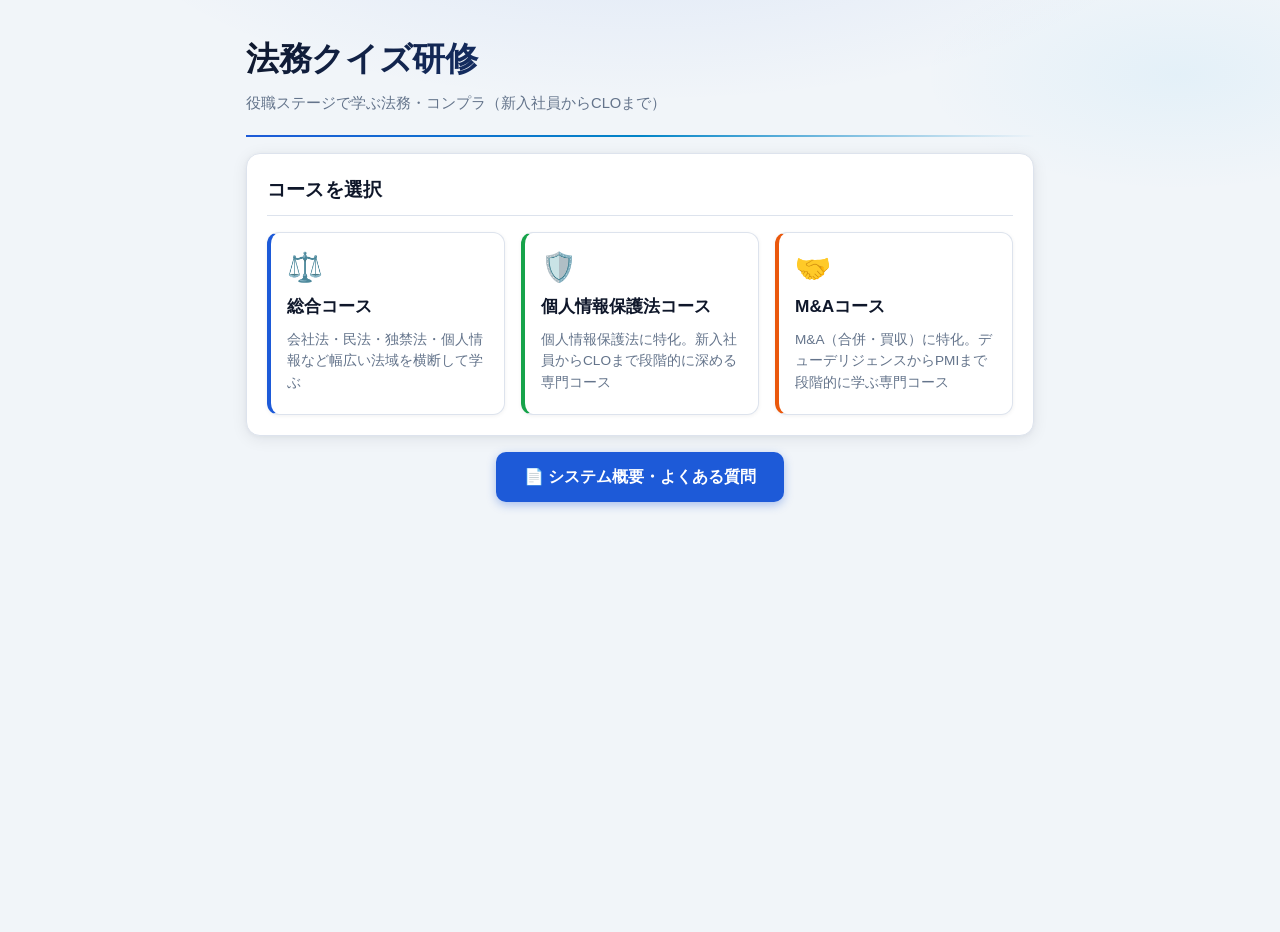
<file: index.html>
<!doctype html>
<html lang="ja">
  <head>
    <meta charset="UTF-8" />
    <meta name="viewport" content="width=device-width, initial-scale=1.0" />
    <title>法務クイズ研修</title>
    <link rel="stylesheet" href="style.css" />
  </head>
  <body>
    <main class="container">
      <h1>法務クイズ研修</h1>
      <p class="subtitle">役職ステージで学ぶ法務・コンプラ（新入社員からCLOまで）</p>

      <!-- コース選択 -->
      <section class="card" id="courseSelectSection">
        <h2>コースを選択</h2>
        <div id="courseGrid" class="course-grid"></div>
      </section>

      <!-- システム概要リンク -->
      <div style="text-align:center; margin-top:16px;">
        <a href="about.html" target="_blank" style="font-size:1rem; color:#fff; text-decoration:none; display:inline-flex; align-items:center; gap:8px; padding:12px 28px; border-radius:10px; background:var(--primary); font-weight:700; box-shadow:0 3px 10px rgba(29,90,216,0.35); transition:background 0.15s, box-shadow 0.15s, transform 0.1s;" onmouseover="this.style.background='var(--primary-hover)';this.style.boxShadow='0 5px 16px rgba(29,90,216,0.45)';this.style.transform='translateY(-1px)';" onmouseout="this.style.background='var(--primary)';this.style.boxShadow='0 3px 10px rgba(29,90,216,0.35)';this.style.transform='translateY(0)';">
          📄 システム概要・よくある質問
        </a>
      </div>

      <!-- 開始（コース選択後に表示） -->
      <section class="card hidden" id="startSection">
        <h2>研修の開始</h2>
        <button id="backToCourseBtn" class="btn-secondary btn-back">← コース選択に戻る</button>
        <label for="playerName">受講者名</label>
        <input id="playerName" type="text" placeholder="受講者名を入力" />
        <div class="start-buttons">
          <button id="startBtn">▶ 開始</button>
          <button id="showRankingBtn" class="btn-secondary">🏆 ランキング</button>
          <button id="reviewBtn" class="btn-review hidden">📖 復習 <span id="reviewCount" class="review-count">0</span>問</button>
        </div>
        <div class="start-buttons-sub">
          <button id="stageMapBtn" class="btn-secondary">📍 ステージマップ</button>
          <button id="statsBtn" class="btn-secondary">📊 正答率統計</button>
        </div>
      </section>

      <!-- ⑧ ステージマップ -->
      <section class="card hidden" id="stageMapSection">
        <h2>📍 ステージマップ</h2>
        <div id="stageMapGrid" class="stage-map-grid stage-timeline"></div>
        <button class="btn-secondary panel-close-btn" data-close-panel>← トップへ戻る</button>
      </section>

      <!-- ⑤ 正答率統計 -->
      <section class="card hidden" id="statsSection">
        <h2>📊 正答率統計（テーマ別）</h2>
        <div id="statsContent"></div>
        <button id="clearStatsBtn" class="btn-danger">統計をリセット</button>
        <button class="btn-secondary panel-close-btn" data-close-panel>← トップへ戻る</button>
      </section>


      <section class="card hidden" id="rankingSection">
        <h2>🏆 ランキング（Top 5）</h2>
        <div id="rankingList"></div>
        <button id="clearRankingBtn" class="btn-danger">クリア</button>
        <button class="btn-secondary panel-close-btn" data-close-panel>← トップへ戻る</button>
      </section>

      <!-- クイズ中レイアウト：左ステータス ＋ 右クイズ/結果 -->
      <div class="quiz-layout">
        <section class="card hidden" id="statusSection">
          <h2>ステータス</h2>
          <div id="characterAvatar" class="character-avatar-wrap">
            <div id="avatarIcon" class="avatar-icon">👤</div>
            <div id="avatarRoleName" class="avatar-role-name"></div>
          </div>
          <div class="status-grid">
            <div>名前: <span id="sName">-</span></div>
            <div>役職: <span id="sRole">-</span></div>
            <div>段階: <span id="sLv">1</span></div>
            <div>コンディション: <span id="sHp">100</span></div>
            <div>習熟pt: <span id="sExp">0</span></div>
            <div>進行: <span id="sProgress">0/5</span></div>
            <div>ステージ: <span id="sStage">-</span></div>
          </div>
          <div class="status-progress-wrap">
            <div id="statusProgressBar" class="status-progress-bar"></div>
          </div>
          <div class="achievement-wrap">
            <div class="achievement-title">実績</div>
            <div id="achievementList" class="achievement-list">未獲得</div>
          </div>
        </section>

        <div class="quiz-main">
          <!-- ストーリーイントロ -->
          <section class="card hidden" id="stageIntroSection">
            <div id="introChapter" class="intro-chapter"></div>
            <div id="introScene" class="intro-scene"></div>
            <hr class="intro-divider" />
            <p id="introNarrative" class="intro-narrative"></p>
            <div class="intro-skills-wrap">
              <div class="intro-skills-header">── 重点スキル・知識 ──</div>
              <ul id="introSkillsList" class="intro-skills-list"></ul>
            </div>
            <button id="introStartBtn" class="intro-start-btn">クイズを開始する</button>
          </section>

          <section class="card hidden" id="quizSection">
            <div class="quiz-header">
              <h2>クイズ</h2>
              <div id="questionBadge" class="question-badge hidden"></div>
            </div>
            <div class="timer-wrap">
              <div class="timer-bar-bg">
                <div id="timerBar" class="timer-bar"></div>
              </div>
              <span id="timerText" class="timer-text">30秒</span>
              <span id="comboDisplay" class="combo-badge hidden"></span>
            </div>
            <div id="fatalWarning" class="fatal-warning hidden">
              最終問題 — 不正解または時間切れの場合、このステージは終了し、セッションはここまでとなります。
            </div>
            <div id="bossBattle" class="boss-battle hidden">
              <div class="boss-battle-stage">
                <div id="bossAvatar" class="boss-avatar">
                  <span id="bossIcon" class="boss-icon">📜</span>
                </div>
                <div class="boss-info">
                  <div id="bossName" class="boss-name">最終問題</div>
                  <div class="boss-hp-bar-bg">
                    <div id="bossHpBar" class="boss-hp-bar"></div>
                  </div>
                  <div id="bossHpText" class="boss-hp-text">HP 100 / 100</div>
                </div>
              </div>
              <div id="battleEffect" class="battle-effect"></div>
              <div id="battleResultBadge" class="battle-result-badge hidden"></div>
            </div>
            <p id="questionText"></p>
            <div id="choices"></div>
          </section>

          <section class="card hidden" id="resultSection">
            <h2>結果</h2>
            <div id="scoreBanner" class="score-banner hidden">
              <div id="scoreBannerLabel" class="score-banner-label"></div>
              <div id="scoreBannerValue" class="score-banner-value"></div>
            </div>
            <div id="resultGradeBadge" class="result-grade-badge hidden"></div>
            <p id="resultText"></p>
            <div id="explanationBlock" class="explanation-block hidden"></div>
            <button id="nextBtn">次へ</button>
            <button id="restartBtn" class="hidden">最初から</button>
            <button id="sendBtn" class="btn-secondary hidden">📝 結果を送信</button>
            <button id="shareBtn" class="btn-share hidden">📋 結果をコピー</button>
          </section>
        </div>
      </div>
    </main>

    <!-- ステージクリア演出 -->
    <div id="stageClearOverlay" class="stage-clear-overlay hidden">
      <div class="stage-clear-box">
        <div class="stage-clear-title">ステージ修了</div>
        <div id="stageClearNum" class="stage-clear-num"></div>
        <div id="evolutionStage" class="evolution-stage hidden">
          <div class="evolution-track">
            <div class="evolution-slot evolution-from">
              <span id="evolutionFromIcon" class="evolution-slot-icon"></span>
              <div id="evolutionFromName" class="evolution-slot-name"></div>
            </div>
            <div class="evolution-arrow">▶</div>
            <div class="evolution-slot evolution-to">
              <span id="evolutionToIcon" class="evolution-slot-icon"></span>
              <div id="evolutionToName" class="evolution-slot-name"></div>
            </div>
          </div>
          <div class="evolution-label">役職昇格</div>
          <div class="evolution-flash"></div>
        </div>
        <div id="stageClearRole" class="stage-clear-role"></div>
        <div id="stageClearGrade" class="stage-clear-grade-badge"></div>
        <div id="stageClearStats" class="stage-clear-stats hidden"></div>
      </div>
    </div>

    <script src="app.js"></script>
  </body>
</html>
</file>
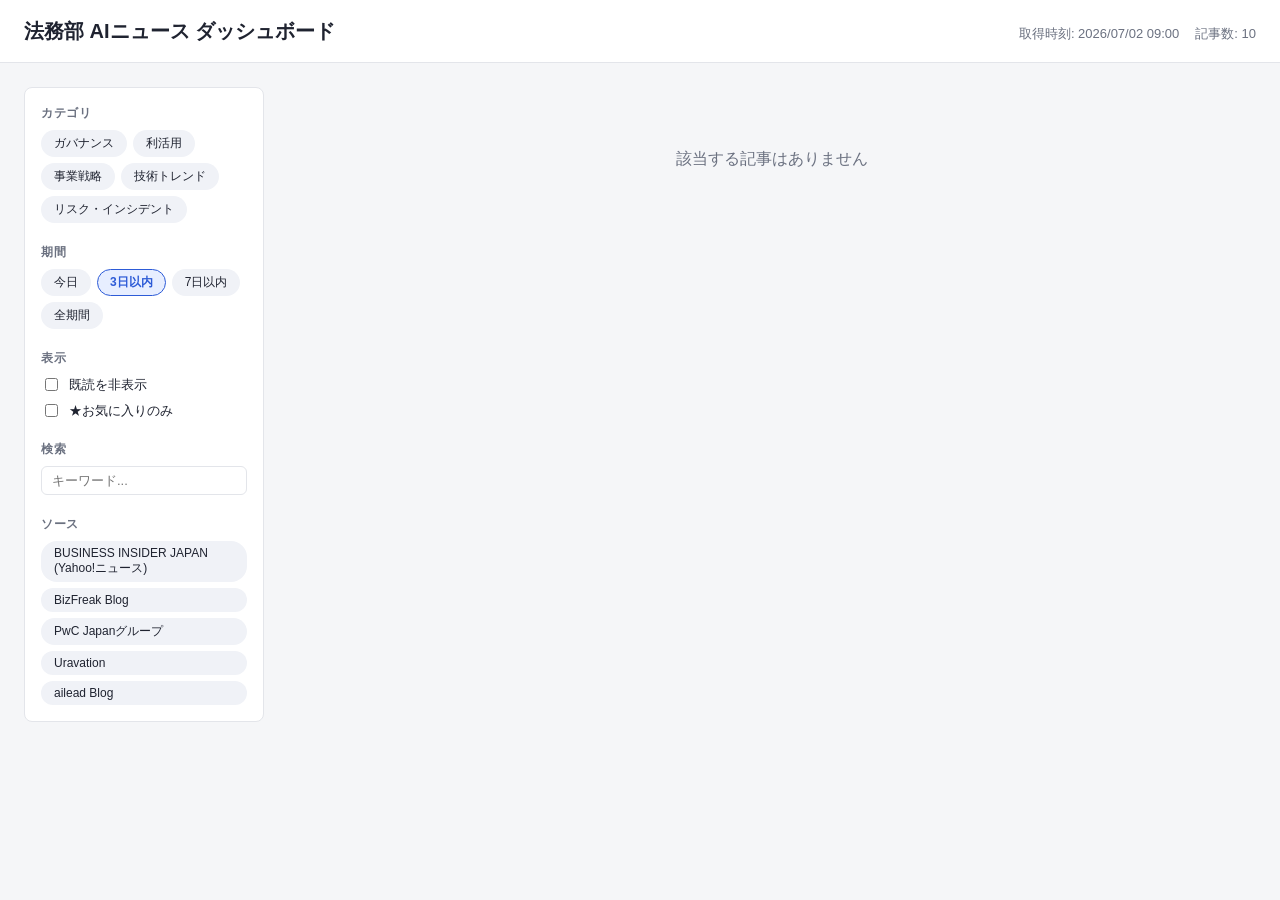
<file: ai-news/index.html>
<!DOCTYPE html>
<html lang="ja">
<head>
<meta charset="UTF-8" />
<meta name="viewport" content="width=device-width, initial-scale=1.0" />
<title>法務部 AIニュース ダッシュボード</title>
<link rel="stylesheet" href="style.css" />
</head>
<body>
<header class="header">
  <div class="header-inner">
    <h1>法務部 AIニュース ダッシュボード</h1>
    <div class="meta">
      <span id="generated-at">取得時刻: --</span>
      <span id="article-count">記事数: --</span>
    </div>
  </div>
</header>

<main class="container">
  <aside class="sidebar">
    <section class="filter-block">
      <h2>カテゴリ</h2>
      <div id="category-filters" class="chip-group"></div>
    </section>

    <section class="filter-block">
      <h2>期間</h2>
      <div id="date-filters" class="chip-group">
        <button class="chip" data-range="today">今日</button>
        <button class="chip active" data-range="3d">3日以内</button>
        <button class="chip" data-range="7d">7日以内</button>
        <button class="chip" data-range="all">全期間</button>
      </div>
    </section>

    <section class="filter-block">
      <h2>表示</h2>
      <label class="toggle">
        <input type="checkbox" id="hide-read" />
        既読を非表示
      </label>
      <label class="toggle">
        <input type="checkbox" id="only-starred" />
        ★お気に入りのみ
      </label>
    </section>

    <section class="filter-block">
      <h2>検索</h2>
      <input type="search" id="search-input" placeholder="キーワード..." />
    </section>

    <section class="filter-block">
      <h2>ソース</h2>
      <div id="source-filters" class="chip-group scroll"></div>
    </section>
  </aside>

  <section class="content">
    <div id="article-list"></div>
    <div id="empty-state" class="empty-state" hidden>該当する記事はありません</div>
  </section>
</main>

<script src="app.js"></script>
</body>
</html>
</file>
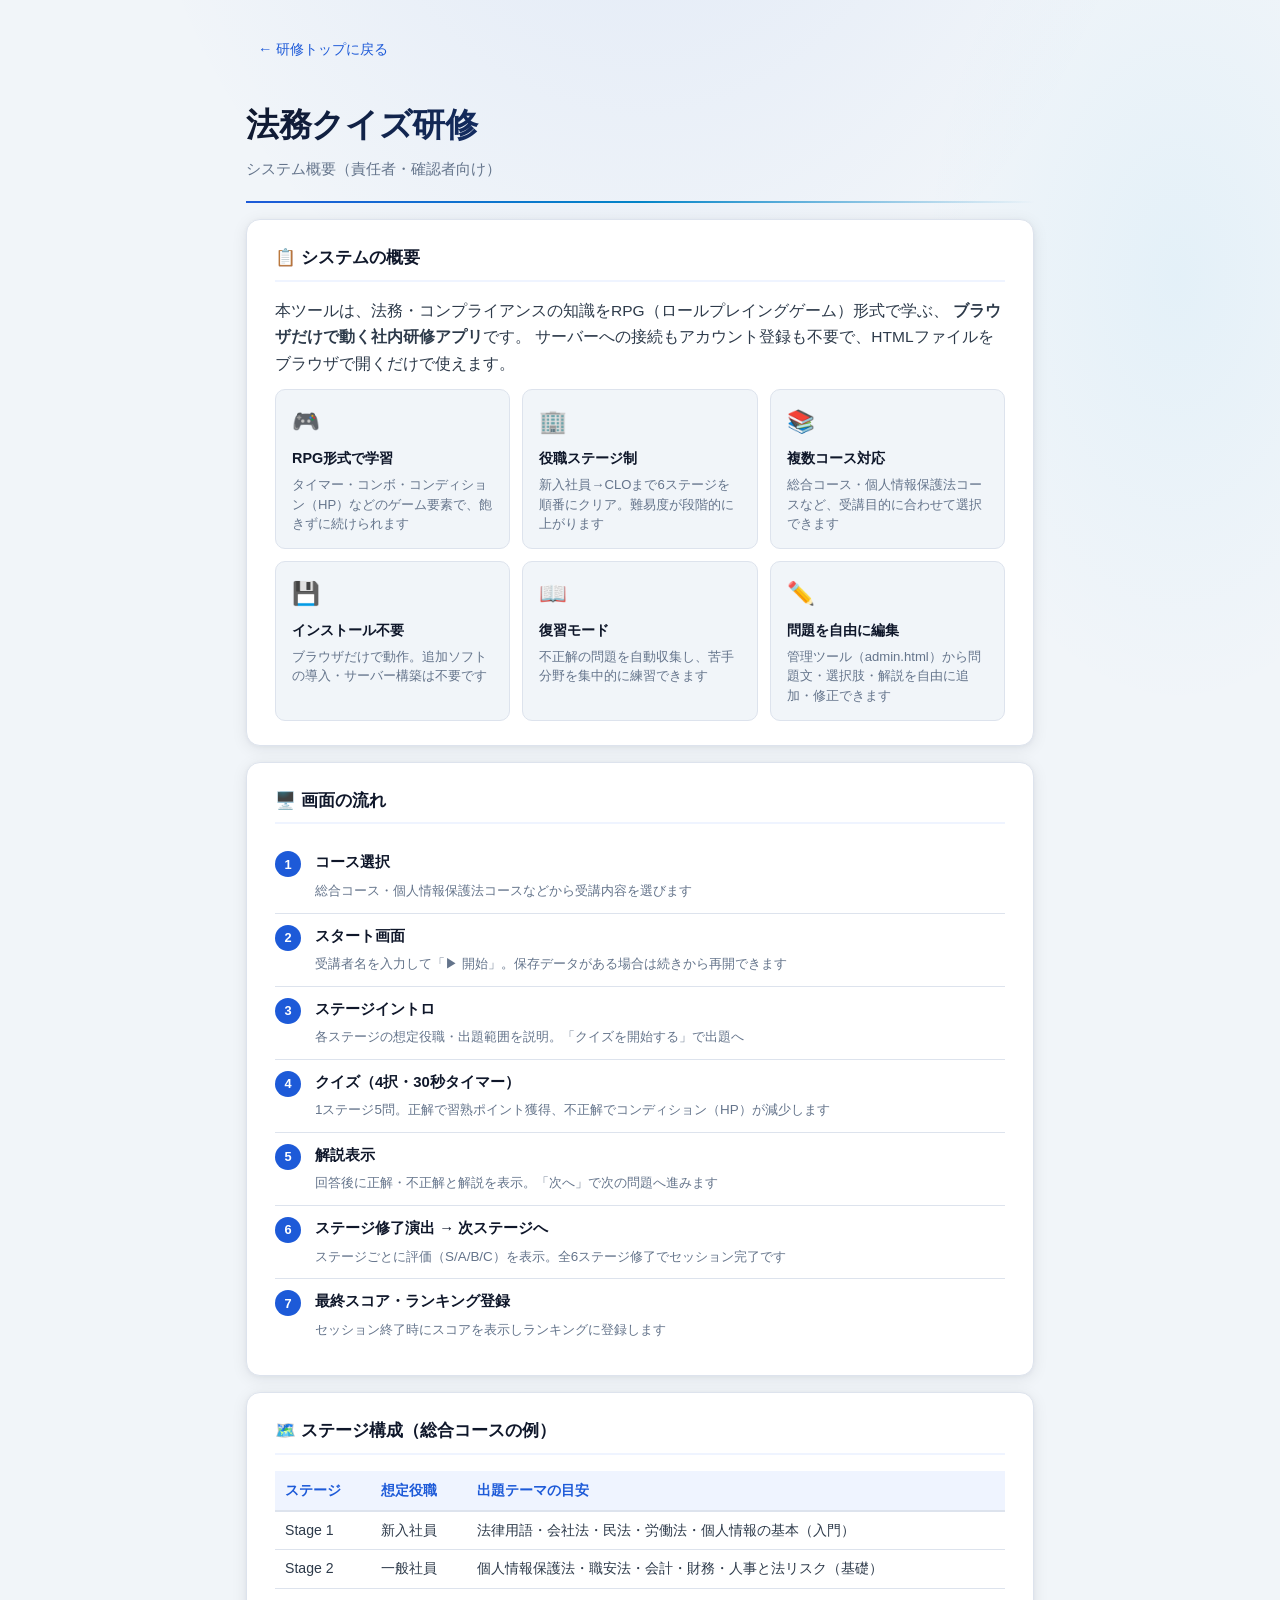
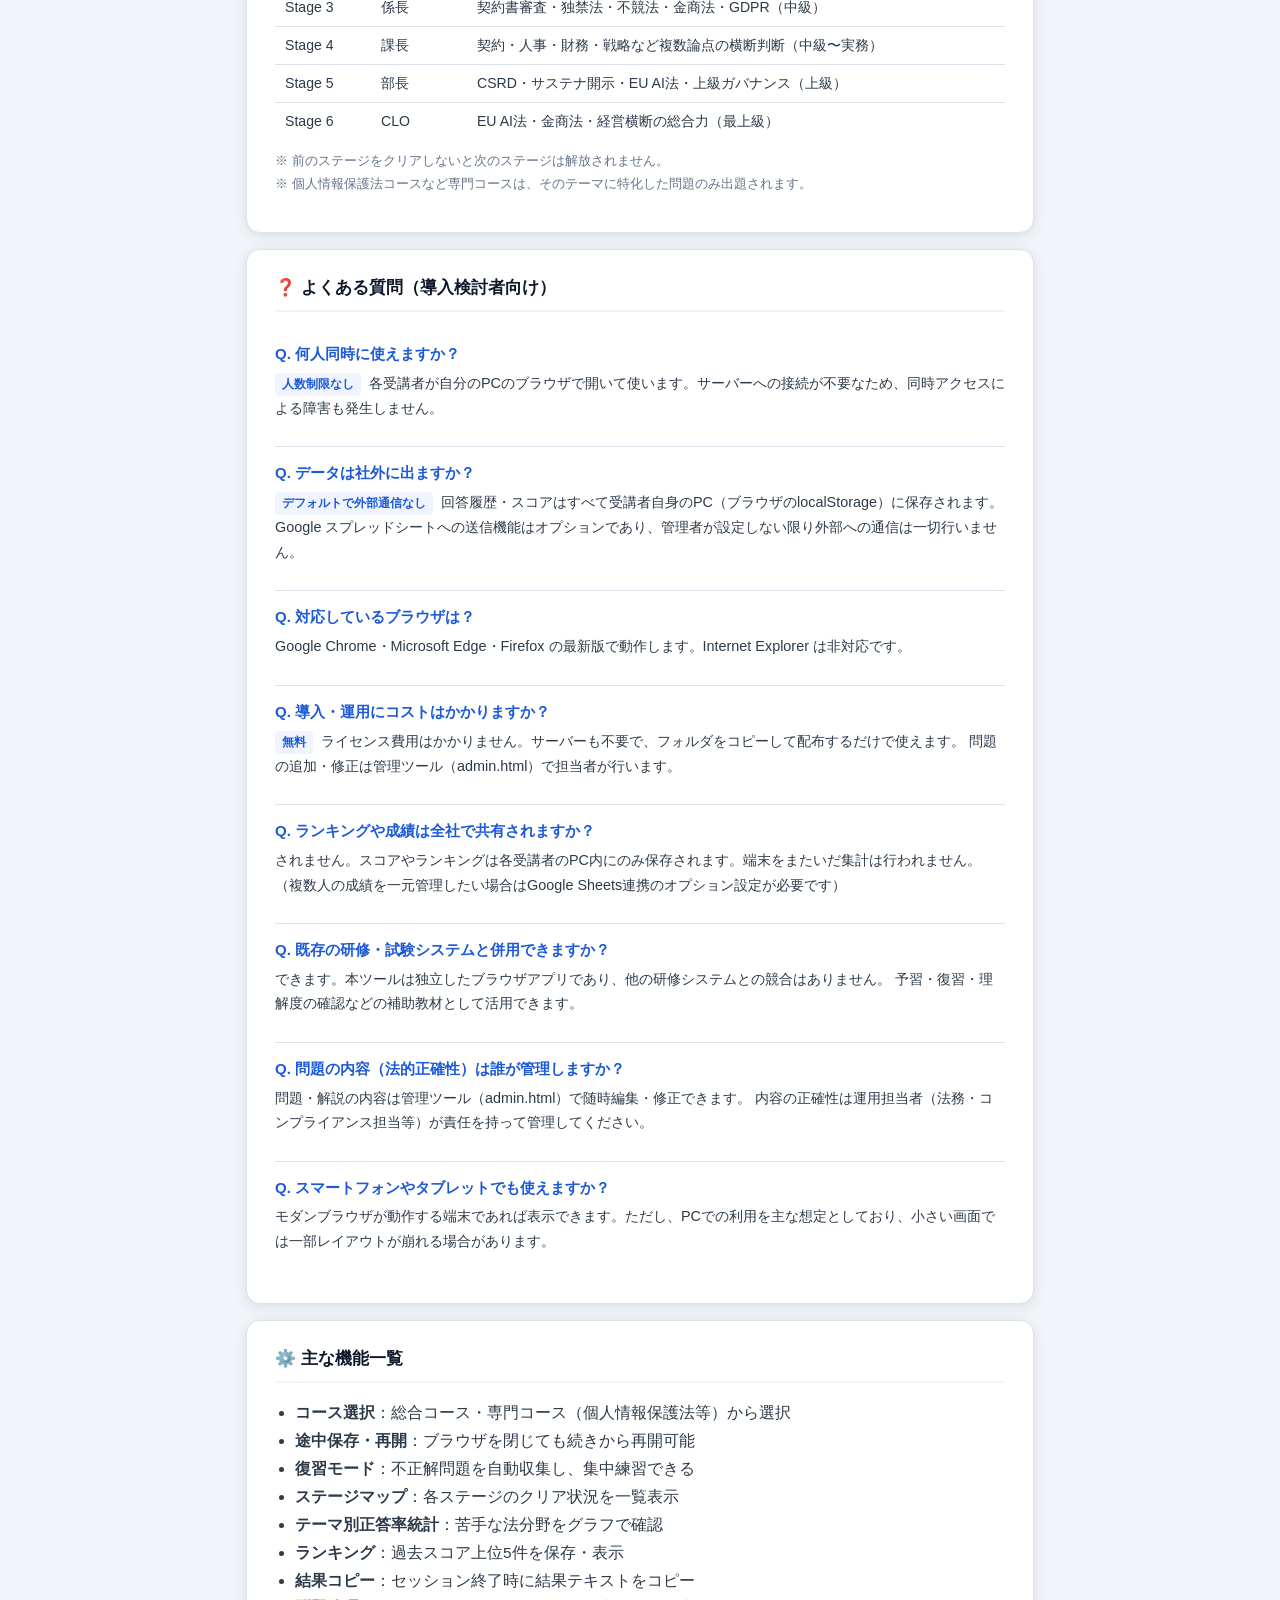
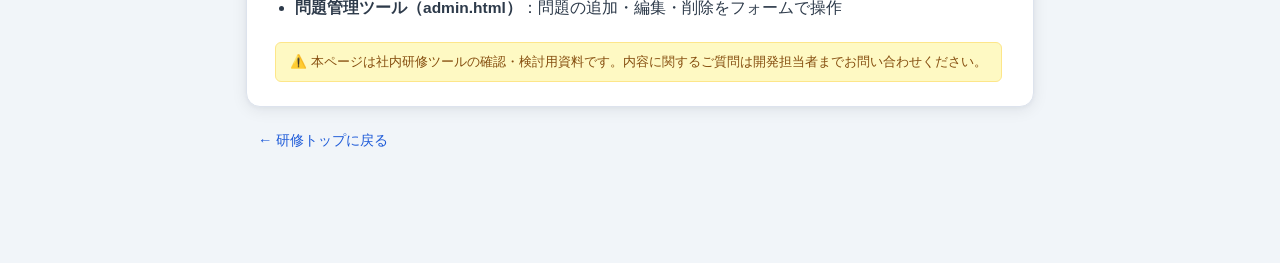
<file: about.html>
<!doctype html>
<html lang="ja">
  <head>
    <meta charset="UTF-8" />
    <meta name="viewport" content="width=device-width, initial-scale=1.0" />
    <title>システム概要 — 法務クイズ研修</title>
    <link rel="stylesheet" href="style.css" />
    <style>
      .about-container {
        max-width: 820px;
        margin: 32px auto;
        padding: 0 16px 64px;
      }
      .about-back-btn {
        display: inline-flex;
        align-items: center;
        gap: 6px;
        font-size: 0.9rem;
        color: var(--primary);
        text-decoration: none;
        margin-bottom: 8px;
        padding: 6px 12px;
        border-radius: var(--radius-sm);
        transition: background 0.15s;
      }
      .about-back-btn:hover {
        background: var(--primary-light);
      }
      .about-section {
        background: var(--bg-card);
        border: 1px solid var(--border);
        border-radius: var(--radius);
        padding: 24px 28px;
        margin-top: 16px;
        box-shadow: var(--shadow);
      }
      .about-section h2 {
        margin-top: 0;
        margin-bottom: 16px;
        font-size: 1.05rem;
        color: var(--text-strong);
        border-bottom: 2px solid var(--primary-light);
        padding-bottom: 8px;
      }
      .about-section h3 {
        font-size: 0.97rem;
        color: var(--primary);
        margin-top: 20px;
        margin-bottom: 6px;
      }
      .about-section p {
        margin: 4px 0 12px;
        color: var(--text-main);
        line-height: 1.7;
      }
      .about-section ul {
        margin: 6px 0 12px;
        padding-left: 20px;
        color: var(--text-main);
        line-height: 1.8;
      }
      .feature-grid {
        display: grid;
        grid-template-columns: repeat(auto-fill, minmax(220px, 1fr));
        gap: 12px;
        margin-top: 8px;
      }
      .feature-card {
        background: var(--bg);
        border: 1px solid var(--border);
        border-radius: var(--radius-sm);
        padding: 14px 16px;
      }
      .feature-card .feature-icon {
        font-size: 1.4rem;
        margin-bottom: 6px;
      }
      .feature-card .feature-title {
        font-weight: 700;
        font-size: 0.9rem;
        color: var(--text-strong);
        margin-bottom: 4px;
      }
      .feature-card .feature-desc {
        font-size: 0.82rem;
        color: var(--text-sub);
        line-height: 1.5;
      }
      .flow-list {
        list-style: none;
        padding: 0;
        margin: 0;
        counter-reset: flow-counter;
      }
      .flow-list li {
        display: flex;
        align-items: flex-start;
        gap: 14px;
        padding: 10px 0;
        border-bottom: 1px solid var(--border);
        counter-increment: flow-counter;
      }
      .flow-list li:last-child {
        border-bottom: none;
      }
      .flow-num {
        flex-shrink: 0;
        width: 26px;
        height: 26px;
        background: var(--primary);
        color: #fff;
        border-radius: 50%;
        display: flex;
        align-items: center;
        justify-content: center;
        font-size: 0.8rem;
        font-weight: 700;
        margin-top: 1px;
      }
      .flow-text strong {
        display: block;
        font-size: 0.93rem;
        color: var(--text-strong);
        margin-bottom: 2px;
      }
      .flow-text span {
        font-size: 0.84rem;
        color: var(--text-sub);
      }
      .qa-item {
        border-bottom: 1px solid var(--border);
        padding: 14px 0;
      }
      .qa-item:last-child {
        border-bottom: none;
      }
      .qa-q {
        font-weight: 700;
        color: var(--primary);
        margin-bottom: 4px;
        font-size: 0.94rem;
      }
      .qa-a {
        color: var(--text-main);
        font-size: 0.9rem;
        line-height: 1.7;
        margin: 0;
      }
      .qa-a .tag {
        display: inline-block;
        background: var(--primary-light);
        color: var(--primary);
        font-size: 0.78rem;
        font-weight: 700;
        padding: 1px 7px;
        border-radius: 4px;
        margin-right: 4px;
      }
      .stage-table {
        width: 100%;
        border-collapse: collapse;
        font-size: 0.88rem;
        margin-top: 8px;
      }
      .stage-table th {
        background: var(--primary-light);
        color: var(--primary);
        text-align: left;
        padding: 8px 10px;
        font-weight: 700;
        border-bottom: 2px solid var(--border);
      }
      .stage-table td {
        padding: 7px 10px;
        border-bottom: 1px solid var(--border);
        color: var(--text-main);
        vertical-align: top;
      }
      .stage-table tr:last-child td {
        border-bottom: none;
      }
      .badge-note {
        display: inline-block;
        background: #fef9c3;
        color: #854d0e;
        border: 1px solid #fde68a;
        border-radius: 6px;
        padding: 8px 14px;
        font-size: 0.84rem;
        margin-top: 8px;
        line-height: 1.6;
      }
    </style>
  </head>
  <body>
    <div class="about-container">
      <a href="index.html" class="about-back-btn">← 研修トップに戻る</a>

      <h1>法務クイズ研修</h1>
      <p class="subtitle">システム概要（責任者・確認者向け）</p>

      <!-- 1. システムの概要 -->
      <div class="about-section">
        <h2>📋 システムの概要</h2>
        <p>
          本ツールは、法務・コンプライアンスの知識をRPG（ロールプレイングゲーム）形式で学ぶ、
          <strong>ブラウザだけで動く社内研修アプリ</strong>です。
          サーバーへの接続もアカウント登録も不要で、HTMLファイルをブラウザで開くだけで使えます。
        </p>
        <div class="feature-grid">
          <div class="feature-card">
            <div class="feature-icon">🎮</div>
            <div class="feature-title">RPG形式で学習</div>
            <div class="feature-desc">タイマー・コンボ・コンディション（HP）などのゲーム要素で、飽きずに続けられます</div>
          </div>
          <div class="feature-card">
            <div class="feature-icon">🏢</div>
            <div class="feature-title">役職ステージ制</div>
            <div class="feature-desc">新入社員→CLOまで6ステージを順番にクリア。難易度が段階的に上がります</div>
          </div>
          <div class="feature-card">
            <div class="feature-icon">📚</div>
            <div class="feature-title">複数コース対応</div>
            <div class="feature-desc">総合コース・個人情報保護法コースなど、受講目的に合わせて選択できます</div>
          </div>
          <div class="feature-card">
            <div class="feature-icon">💾</div>
            <div class="feature-title">インストール不要</div>
            <div class="feature-desc">ブラウザだけで動作。追加ソフトの導入・サーバー構築は不要です</div>
          </div>
          <div class="feature-card">
            <div class="feature-icon">📖</div>
            <div class="feature-title">復習モード</div>
            <div class="feature-desc">不正解の問題を自動収集し、苦手分野を集中的に練習できます</div>
          </div>
          <div class="feature-card">
            <div class="feature-icon">✏️</div>
            <div class="feature-title">問題を自由に編集</div>
            <div class="feature-desc">管理ツール（admin.html）から問題文・選択肢・解説を自由に追加・修正できます</div>
          </div>
        </div>
      </div>

      <!-- 2. 画面の流れ -->
      <div class="about-section">
        <h2>🖥️ 画面の流れ</h2>
        <ol class="flow-list">
          <li>
            <div class="flow-num">1</div>
            <div class="flow-text">
              <strong>コース選択</strong>
              <span>総合コース・個人情報保護法コースなどから受講内容を選びます</span>
            </div>
          </li>
          <li>
            <div class="flow-num">2</div>
            <div class="flow-text">
              <strong>スタート画面</strong>
              <span>受講者名を入力して「▶ 開始」。保存データがある場合は続きから再開できます</span>
            </div>
          </li>
          <li>
            <div class="flow-num">3</div>
            <div class="flow-text">
              <strong>ステージイントロ</strong>
              <span>各ステージの想定役職・出題範囲を説明。「クイズを開始する」で出題へ</span>
            </div>
          </li>
          <li>
            <div class="flow-num">4</div>
            <div class="flow-text">
              <strong>クイズ（4択・30秒タイマー）</strong>
              <span>1ステージ5問。正解で習熟ポイント獲得、不正解でコンディション（HP）が減少します</span>
            </div>
          </li>
          <li>
            <div class="flow-num">5</div>
            <div class="flow-text">
              <strong>解説表示</strong>
              <span>回答後に正解・不正解と解説を表示。「次へ」で次の問題へ進みます</span>
            </div>
          </li>
          <li>
            <div class="flow-num">6</div>
            <div class="flow-text">
              <strong>ステージ修了演出 → 次ステージへ</strong>
              <span>ステージごとに評価（S/A/B/C）を表示。全6ステージ修了でセッション完了です</span>
            </div>
          </li>
          <li>
            <div class="flow-num">7</div>
            <div class="flow-text">
              <strong>最終スコア・ランキング登録</strong>
              <span>セッション終了時にスコアを表示しランキングに登録します</span>
            </div>
          </li>
        </ol>
      </div>

      <!-- 3. ステージ構成 -->
      <div class="about-section">
        <h2>🗺️ ステージ構成（総合コースの例）</h2>
        <table class="stage-table">
          <thead>
            <tr>
              <th>ステージ</th>
              <th>想定役職</th>
              <th>出題テーマの目安</th>
            </tr>
          </thead>
          <tbody>
            <tr><td>Stage 1</td><td>新入社員</td><td>法律用語・会社法・民法・労働法・個人情報の基本（入門）</td></tr>
            <tr><td>Stage 2</td><td>一般社員</td><td>個人情報保護法・職安法・会計・財務・人事と法リスク（基礎）</td></tr>
            <tr><td>Stage 3</td><td>係長</td><td>契約書審査・独禁法・不競法・金商法・GDPR（中級）</td></tr>
            <tr><td>Stage 4</td><td>課長</td><td>契約・人事・財務・戦略など複数論点の横断判断（中級〜実務）</td></tr>
            <tr><td>Stage 5</td><td>部長</td><td>CSRD・サステナ開示・EU AI法・上級ガバナンス（上級）</td></tr>
            <tr><td>Stage 6</td><td>CLO</td><td>EU AI法・金商法・経営横断の総合力（最上級）</td></tr>
          </tbody>
        </table>
        <p style="margin-top:10px; font-size:0.84rem; color:var(--text-sub);">
          ※ 前のステージをクリアしないと次のステージは解放されません。<br>
          ※ 個人情報保護法コースなど専門コースは、そのテーマに特化した問題のみ出題されます。
        </p>
      </div>

      <!-- 4. 責任者向けQ&A -->
      <div class="about-section">
        <h2>❓ よくある質問（導入検討者向け）</h2>

        <div class="qa-item">
          <div class="qa-q">Q. 何人同時に使えますか？</div>
          <p class="qa-a">
            <span class="tag">人数制限なし</span>
            各受講者が自分のPCのブラウザで開いて使います。サーバーへの接続が不要なため、同時アクセスによる障害も発生しません。
          </p>
        </div>

        <div class="qa-item">
          <div class="qa-q">Q. データは社外に出ますか？</div>
          <p class="qa-a">
            <span class="tag">デフォルトで外部通信なし</span>
            回答履歴・スコアはすべて受講者自身のPC（ブラウザのlocalStorage）に保存されます。
            Google スプレッドシートへの送信機能はオプションであり、管理者が設定しない限り外部への通信は一切行いません。
          </p>
        </div>

        <div class="qa-item">
          <div class="qa-q">Q. 対応しているブラウザは？</div>
          <p class="qa-a">
            Google Chrome・Microsoft Edge・Firefox の最新版で動作します。Internet Explorer は非対応です。
          </p>
        </div>

        <div class="qa-item">
          <div class="qa-q">Q. 導入・運用にコストはかかりますか？</div>
          <p class="qa-a">
            <span class="tag">無料</span>
            ライセンス費用はかかりません。サーバーも不要で、フォルダをコピーして配布するだけで使えます。
            問題の追加・修正は管理ツール（admin.html）で担当者が行います。
          </p>
        </div>

        <div class="qa-item">
          <div class="qa-q">Q. ランキングや成績は全社で共有されますか？</div>
          <p class="qa-a">
            されません。スコアやランキングは各受講者のPC内にのみ保存されます。端末をまたいだ集計は行われません。
            （複数人の成績を一元管理したい場合はGoogle Sheets連携のオプション設定が必要です）
          </p>
        </div>

        <div class="qa-item">
          <div class="qa-q">Q. 既存の研修・試験システムと併用できますか？</div>
          <p class="qa-a">
            できます。本ツールは独立したブラウザアプリであり、他の研修システムとの競合はありません。
            予習・復習・理解度の確認などの補助教材として活用できます。
          </p>
        </div>

        <div class="qa-item">
          <div class="qa-q">Q. 問題の内容（法的正確性）は誰が管理しますか？</div>
          <p class="qa-a">
            問題・解説の内容は管理ツール（admin.html）で随時編集・修正できます。
            内容の正確性は運用担当者（法務・コンプライアンス担当等）が責任を持って管理してください。
          </p>
        </div>

        <div class="qa-item">
          <div class="qa-q">Q. スマートフォンやタブレットでも使えますか？</div>
          <p class="qa-a">
            モダンブラウザが動作する端末であれば表示できます。ただし、PCでの利用を主な想定としており、小さい画面では一部レイアウトが崩れる場合があります。
          </p>
        </div>
      </div>

      <!-- 5. 主な機能一覧 -->
      <div class="about-section">
        <h2>⚙️ 主な機能一覧</h2>
        <ul>
          <li><strong>コース選択</strong>：総合コース・専門コース（個人情報保護法等）から選択</li>
          <li><strong>途中保存・再開</strong>：ブラウザを閉じても続きから再開可能</li>
          <li><strong>復習モード</strong>：不正解問題を自動収集し、集中練習できる</li>
          <li><strong>ステージマップ</strong>：各ステージのクリア状況を一覧表示</li>
          <li><strong>テーマ別正答率統計</strong>：苦手な法分野をグラフで確認</li>
          <li><strong>ランキング</strong>：過去スコア上位5件を保存・表示</li>
          <li><strong>結果コピー</strong>：セッション終了時に結果テキストをコピー</li>
          <li><strong>問題管理ツール（admin.html）</strong>：問題の追加・編集・削除をフォームで操作</li>
        </ul>
        <div class="badge-note">
          ⚠️ 本ページは社内研修ツールの確認・検討用資料です。内容に関するご質問は開発担当者までお問い合わせください。
        </div>
      </div>

      <a href="index.html" class="about-back-btn" style="margin-top:16px; display:inline-flex;">← 研修トップに戻る</a>
    </div>
  </body>
</html>
</file>
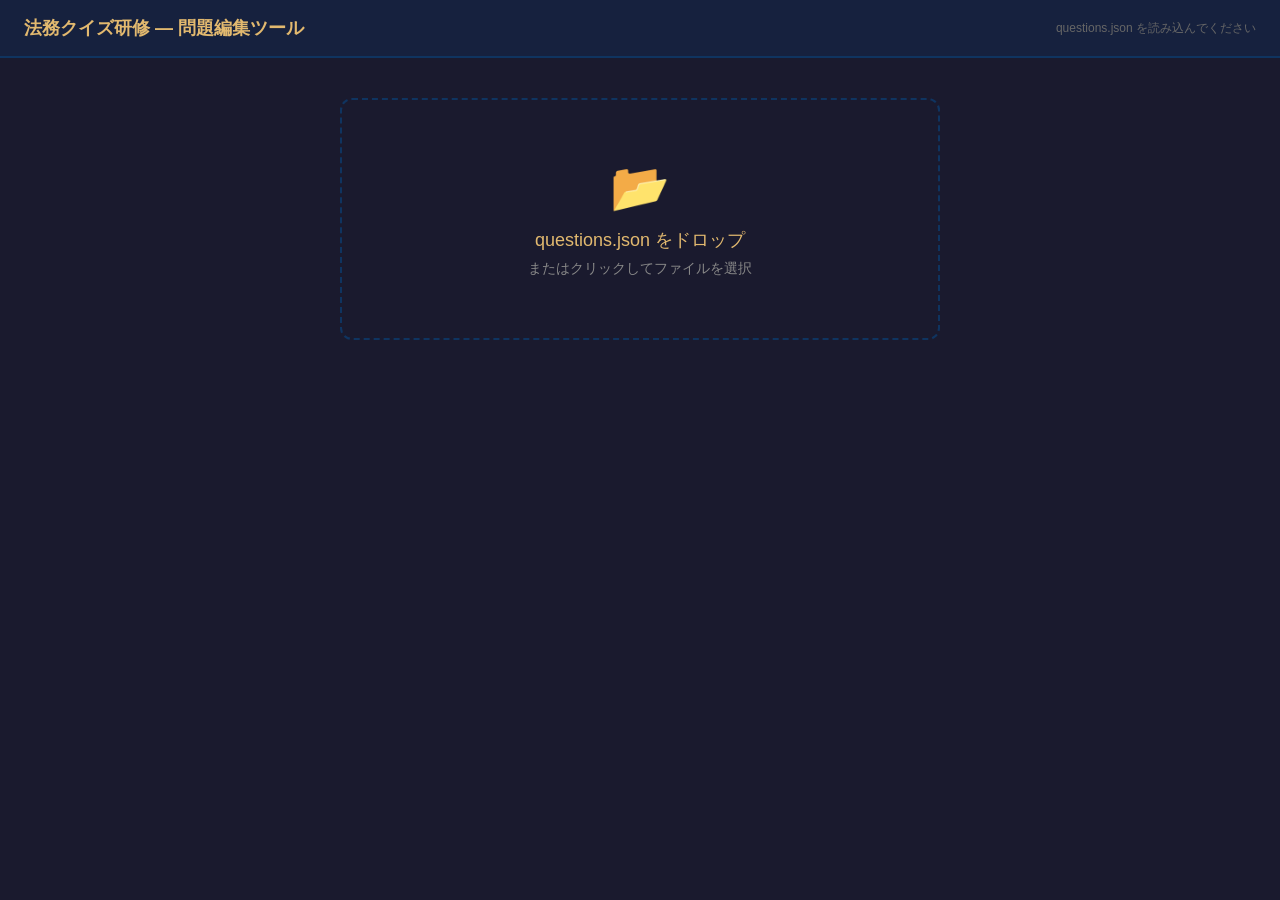
<file: admin.html>
<!DOCTYPE html>
<html lang="ja">
<head>
<meta charset="UTF-8">
<meta name="viewport" content="width=device-width, initial-scale=1.0">
<title>法務クイズ研修 — 問題編集ツール</title>
<style>
  * { box-sizing: border-box; margin: 0; padding: 0; }
  body { font-family: "Hiragino Kaku Gothic ProN", Meiryo, sans-serif; background: #1a1a2e; color: #e0e0e0; min-height: 100vh; }

  /* ヘッダー */
  header { background: #16213e; padding: 16px 24px; display: flex; align-items: center; gap: 16px; border-bottom: 2px solid #0f3460; position: sticky; top: 0; z-index: 100; }
  header h1 { font-size: 18px; color: #e2b96f; }
  .header-actions { margin-left: auto; display: flex; gap: 10px; align-items: center; }

  /* ボタン */
  button { cursor: pointer; border: none; border-radius: 6px; font-size: 14px; padding: 8px 16px; font-family: inherit; transition: opacity 0.15s; }
  button:hover { opacity: 0.85; }
  .btn-primary { background: #e2b96f; color: #1a1a2e; font-weight: bold; }
  .btn-secondary { background: #0f3460; color: #e0e0e0; border: 1px solid #2a4a80; }
  .btn-danger { background: #8b1a1a; color: #f0d0d0; }
  .btn-small { padding: 4px 10px; font-size: 12px; }
  button:disabled { opacity: 0.4; cursor: default; }

  /* ドロップゾーン */
  #drop-zone { border: 2px dashed #0f3460; border-radius: 12px; padding: 60px; text-align: center; margin: 40px auto; max-width: 600px; cursor: pointer; transition: border-color 0.2s, background 0.2s; }
  #drop-zone:hover, #drop-zone.drag-over { border-color: #e2b96f; background: rgba(226,185,111,0.05); }
  #drop-zone p { color: #888; margin-top: 8px; font-size: 14px; }
  #drop-zone .icon { font-size: 48px; margin-bottom: 12px; }
  #file-input { display: none; }

  /* メインレイアウト */
  #editor { display: none; }
  .layout { display: flex; height: calc(100vh - 57px); }

  /* サイドバー（問題リスト） */
  #sidebar { width: 280px; min-width: 280px; background: #16213e; border-right: 1px solid #0f3460; overflow-y: auto; display: flex; flex-direction: column; }
  #sidebar-header { padding: 12px; border-bottom: 1px solid #0f3460; display: flex; gap: 8px; flex-direction: column; }
  #search { width: 100%; background: #0f3460; border: 1px solid #2a4a80; border-radius: 6px; color: #e0e0e0; padding: 6px 10px; font-size: 13px; font-family: inherit; }
  #search::placeholder { color: #666; }
  .filter-row { display: flex; gap: 6px; }
  select.filter { flex: 1; background: #0f3460; border: 1px solid #2a4a80; border-radius: 6px; color: #e0e0e0; padding: 5px 8px; font-size: 12px; font-family: inherit; }
  #q-list { flex: 1; overflow-y: auto; }
  .q-item { padding: 10px 12px; border-bottom: 1px solid #0f1a30; cursor: pointer; display: flex; gap: 8px; align-items: flex-start; transition: background 0.1s; }
  .q-item:hover { background: #1e2d50; }
  .q-item.active { background: #0f3460; border-left: 3px solid #e2b96f; }
  .q-item.modified { border-left: 3px solid #e26f6f; }
  .q-item.active.modified { border-left: 3px solid #e2b96f; }
  .q-num { font-size: 11px; color: #888; min-width: 36px; }
  .q-preview { font-size: 12px; line-height: 1.4; overflow: hidden; display: -webkit-box; -webkit-line-clamp: 2; -webkit-box-orient: vertical; }
  .q-meta { display: flex; gap: 4px; flex-wrap: wrap; margin-top: 4px; }
  .badge { font-size: 10px; padding: 1px 5px; border-radius: 3px; background: #0f3460; color: #aac; }
  .badge.stage { background: #1a3020; color: #6c6; }
  .sidebar-footer { padding: 8px 12px; border-top: 1px solid #0f3460; font-size: 12px; color: #666; }

  /* 編集パネル */
  #panel { flex: 1; overflow-y: auto; padding: 24px; }
  #no-selection { display: flex; align-items: center; justify-content: center; height: 100%; color: #555; font-size: 16px; }

  /* フォーム */
  .form-card { background: #16213e; border: 1px solid #0f3460; border-radius: 10px; padding: 20px; margin-bottom: 16px; }
  .form-card h3 { font-size: 14px; color: #e2b96f; margin-bottom: 14px; border-bottom: 1px solid #0f3460; padding-bottom: 8px; }
  .form-row { margin-bottom: 14px; }
  label { display: block; font-size: 12px; color: #aaa; margin-bottom: 5px; }
  input[type="text"], textarea, select.form-select {
    width: 100%; background: #0d1b30; border: 1px solid #2a4a80; border-radius: 6px;
    color: #e0e0e0; padding: 8px 10px; font-size: 14px; font-family: inherit;
    transition: border-color 0.15s;
  }
  input[type="text"]:focus, textarea:focus, select.form-select:focus { outline: none; border-color: #e2b96f; }
  textarea { resize: vertical; line-height: 1.6; }
  .choices-grid { display: grid; gap: 8px; }
  .choice-row { display: flex; gap: 8px; align-items: center; }
  .choice-row input[type="radio"] { cursor: pointer; accent-color: #e2b96f; width: 16px; height: 16px; flex-shrink: 0; }
  .choice-label { font-size: 12px; color: #888; min-width: 20px; }
  .answer-hint { font-size: 11px; color: #e2b96f; margin-top: 4px; }
  .meta-grid { display: grid; grid-template-columns: 1fr 1fr; gap: 12px; }
  .tags-input-wrap { display: flex; gap: 6px; flex-wrap: wrap; align-items: center; }
  .tag-chip { background: #0f3460; color: #aac; font-size: 12px; padding: 2px 8px; border-radius: 4px; display: flex; align-items: center; gap: 4px; }
  .tag-chip .remove { cursor: pointer; color: #e26f6f; font-size: 14px; line-height: 1; }
  .tag-add { background: #0f3460; border: 1px dashed #2a4a80; border-radius: 4px; color: #aaa; padding: 3px 8px; font-size: 12px; cursor: pointer; }

  /* パネルヘッダー */
  .panel-header { display: flex; align-items: center; gap: 12px; margin-bottom: 20px; }
  .panel-header h2 { font-size: 16px; color: #e2b96f; }
  .panel-actions { margin-left: auto; display: flex; gap: 8px; }

  /* 変更インジケーター */
  .modified-dot { width: 8px; height: 8px; border-radius: 50%; background: #e26f6f; display: inline-block; }

  /* 追加モーダル */
  .modal-overlay { display: none; position: fixed; inset: 0; background: rgba(0,0,0,0.7); z-index: 200; align-items: center; justify-content: center; }
  .modal-overlay.open { display: flex; }
  .modal { background: #16213e; border: 1px solid #0f3460; border-radius: 12px; padding: 24px; width: 400px; max-width: 90vw; }
  .modal h3 { color: #e2b96f; margin-bottom: 16px; }
  .modal-actions { display: flex; gap: 8px; justify-content: flex-end; margin-top: 20px; }

  /* 通知 */
  #toast { position: fixed; bottom: 24px; right: 24px; background: #1e3a20; color: #8de88d; border: 1px solid #2d5a30; border-radius: 8px; padding: 12px 20px; font-size: 14px; opacity: 0; transition: opacity 0.3s; z-index: 300; }
  #toast.show { opacity: 1; }

  /* スクロールバー */
  ::-webkit-scrollbar { width: 6px; }
  ::-webkit-scrollbar-track { background: #0d1b30; }
  ::-webkit-scrollbar-thumb { background: #2a4a80; border-radius: 3px; }
</style>
</head>
<body>

<div id="drop-screen">
  <header>
    <h1>法務クイズ研修 — 問題編集ツール</h1>
    <div class="header-actions">
      <span style="font-size:12px;color:#666;">questions.json を読み込んでください</span>
    </div>
  </header>
  <div id="drop-zone">
    <div class="icon">📂</div>
    <div style="font-size:18px;color:#e2b96f;">questions.json をドロップ</div>
    <p>またはクリックしてファイルを選択</p>
    <input type="file" id="file-input" accept=".json">
  </div>
</div>

<div id="editor">
  <header>
    <h1>法務クイズ研修 — 問題編集ツール</h1>
    <div class="header-actions">
      <span id="modified-count" style="font-size:12px;color:#e26f6f;"></span>
      <button class="btn-secondary btn-small" onclick="addQuestion()">＋ 問題追加</button>
      <button class="btn-primary" onclick="downloadJSON()">💾 JSONをダウンロード</button>
      <button class="btn-secondary btn-small" onclick="reloadFile()">別ファイルを開く</button>
    </div>
  </header>
  <div class="layout">
    <div id="sidebar">
      <div id="sidebar-header">
        <input type="text" id="search" placeholder="問題文・テーマで検索..." oninput="renderList()">
        <div class="filter-row">
          <select class="filter" id="filter-course" onchange="renderList()">
            <option value="">全コース</option>
          </select>
          <select class="filter" id="filter-stage" onchange="renderList()">
            <option value="">全ステージ</option>
          </select>
          <select class="filter" id="filter-theme" onchange="renderList()">
            <option value="">全テーマ</option>
          </select>
        </div>
      </div>
      <div id="q-list"></div>
      <div class="sidebar-footer" id="list-count"></div>
    </div>
    <div id="panel">
      <div id="no-selection">← 左のリストから問題を選択してください</div>
      <div id="form-area" style="display:none;"></div>
    </div>
  </div>
</div>

<!-- 新問題追加モーダル -->
<div class="modal-overlay" id="add-modal">
  <div class="modal">
    <h3>問題を追加</h3>
    <div class="form-row">
      <label>コース（空=総合 / 例: ppc）</label>
      <input type="text" id="new-course" placeholder="">
    </div>
    <div class="form-row">
      <label>ID（例: q101）</label>
      <input type="text" id="new-id" placeholder="q101">
    </div>
    <div class="form-row">
      <label>テーマ</label>
      <input type="text" id="new-theme" placeholder="会社法">
    </div>
    <div class="form-row">
      <label>ステージ（1〜6）</label>
      <input type="text" id="new-stage" placeholder="1">
    </div>
    <div class="modal-actions">
      <button class="btn-secondary" onclick="closeAddModal()">キャンセル</button>
      <button class="btn-primary" onclick="confirmAddQuestion()">追加</button>
    </div>
  </div>
</div>

<div id="toast"></div>

<script>
let questions = [];
let filteredIndices = [];
let currentIndex = null;
let modifiedSet = new Set();
let pendingChanges = {};
const DEFAULT_COURSE = 'general';

// ---- ファイル読み込み ----
const dropZone = document.getElementById('drop-zone');
const fileInput = document.getElementById('file-input');

dropZone.addEventListener('click', () => fileInput.click());
dropZone.addEventListener('dragover', e => { e.preventDefault(); dropZone.classList.add('drag-over'); });
dropZone.addEventListener('dragleave', () => dropZone.classList.remove('drag-over'));
dropZone.addEventListener('drop', e => { e.preventDefault(); dropZone.classList.remove('drag-over'); loadFile(e.dataTransfer.files[0]); });
fileInput.addEventListener('change', e => loadFile(e.target.files[0]));

function loadFile(file) {
  if (!file) return;
  const reader = new FileReader();
  reader.onload = e => {
    try {
      const data = JSON.parse(e.target.result);
      if (!Array.isArray(data)) {
        alert('questions.json は配列（[ ... ]）形式である必要があります。');
        return;
      }
      questions = data;
      init();
    } catch(err) {
      alert('JSONの解析に失敗しました: ' + err.message);
    }
  };
  reader.readAsText(file, 'UTF-8');
}

function init() {
  document.getElementById('drop-screen').style.display = 'none';
  document.getElementById('editor').style.display = 'block';
  modifiedSet.clear();
  pendingChanges = {};
  currentIndex = null;
  populateFilters();
  renderList();
}

function reloadFile() {
  if (modifiedSet.size > 0 && !confirm('未保存の変更があります。別ファイルを開きますか？')) return;
  document.getElementById('drop-screen').style.display = 'block';
  document.getElementById('editor').style.display = 'none';
  fileInput.value = '';
}

// ---- フィルター ----
function populateFilters() {
  const courses = [...new Set(questions.map(q => q.course || DEFAULT_COURSE))].sort();
  const stages = [...new Set(questions.map(q => q.stage).filter(s => s != null))].sort((a,b)=>a-b);
  const themes = [...new Set(questions.map(q => q.theme).filter(Boolean))].sort();
  const courseEl = document.getElementById('filter-course');
  const stageEl = document.getElementById('filter-stage');
  const themeEl = document.getElementById('filter-theme');
  if (courseEl) {
    courseEl.innerHTML =
      '<option value="">全コース</option>' +
      courses.map(c => `<option value="${escAttr(c)}">${escHtml(c)}</option>`).join('');
  }
  stageEl.innerHTML = '<option value="">全ステージ</option>' + stages.map(s => `<option value="${s}">ステージ${s}</option>`).join('');
  themeEl.innerHTML = '<option value="">全テーマ</option>' + themes.map(t => `<option value="${t}">${t}</option>`).join('');
}

// ---- リスト描画 ----
function renderList() {
  const q = document.getElementById('search').value.toLowerCase();
  const course = document.getElementById('filter-course')?.value;
  const stage = document.getElementById('filter-stage').value;
  const theme = document.getElementById('filter-theme').value;

  filteredIndices = [];
  questions.forEach((item, i) => {
    if (course && String(item.course || DEFAULT_COURSE) !== course) return;
    if (q && !item.text?.toLowerCase().includes(q) && !item.theme?.toLowerCase().includes(q) && !item.id?.toLowerCase().includes(q)) return;
    if (stage && String(item.stage) !== stage) return;
    if (theme && item.theme !== theme) return;
    filteredIndices.push(i);
  });

  const list = document.getElementById('q-list');
  list.innerHTML = filteredIndices.map(i => {
    const item = questions[i];
    const isActive = i === currentIndex ? 'active' : '';
    const isMod = modifiedSet.has(i) ? 'modified' : '';
    const courseId = String(item.course || DEFAULT_COURSE);
    return `<div class="q-item ${isActive} ${isMod}" onclick="selectQuestion(${i})">
      <div style="flex:1">
        <div style="display:flex;gap:6px;align-items:center;margin-bottom:4px;">
          <span class="q-num">${item.id}</span>
          ${isMod ? '<span class="modified-dot" title="変更あり"></span>' : ''}
        </div>
        <div class="q-preview">${escHtml(item.text || '')}</div>
        <div class="q-meta">
          <span class="badge">${escHtml(courseId)}</span>
          <span class="badge stage">S${item.stage}</span>
          <span class="badge">${escHtml(item.theme || '')}</span>
        </div>
      </div>
    </div>`;
  }).join('');

  document.getElementById('list-count').textContent = `${filteredIndices.length} / ${questions.length} 件`;
}

// ---- 問題選択 ----
function selectQuestion(i) {
  if (currentIndex === i) return;
  flushCurrentEdits();
  currentIndex = i;
  renderList();
  renderForm(i);
}

function renderForm(i) {
  const q = questions[i];
  document.getElementById('no-selection').style.display = 'none';
  const fa = document.getElementById('form-area');
  fa.style.display = 'block';

  const choicesHtml = (q.choices || ['','','','']).map((c, ci) => `
    <div class="choice-row">
      <input type="radio" name="answer" value="${ci}" ${q.answer === ci ? 'checked' : ''} id="choice-radio-${ci}">
      <span class="choice-label">${ci}</span>
      <input type="text" id="choice-${ci}" value="${escAttr(c)}" placeholder="選択肢 ${ci}" style="flex:1">
    </div>
  `).join('');

  const tagsHtml = (q.tags || []).map(t => `
    <span class="tag-chip">${escHtml(t)}<span class="remove" onclick="removeTag(this,'${escAttr(t)}')">×</span></span>
  `).join('');

  fa.innerHTML = `
    <div class="panel-header">
      <h2>${escHtml(q.id)} の編集</h2>
      <div class="panel-actions">
        <button class="btn-danger btn-small" onclick="deleteQuestion(${i})">削除</button>
      </div>
    </div>

    <div class="form-card">
      <h3>基本情報</h3>
      <div class="meta-grid">
        <div class="form-row">
          <label>ID</label>
          <input type="text" id="f-id" value="${escAttr(q.id||'')}">
        </div>
        <div class="form-row">
          <label>テーマ</label>
          <input type="text" id="f-theme" value="${escAttr(q.theme||'')}">
        </div>
        <div class="form-row">
          <label>コース（空=総合 / 例: ppc）</label>
          <input type="text" id="f-course" value="${escAttr(String(q.course||''))}">
        </div>
        <div class="form-row">
          <label>ステージ（1〜6）</label>
          <input type="text" id="f-stage" value="${escAttr(String(q.stage??''))}">
        </div>
      </div>
      <div class="form-row">
        <label>タグ</label>
        <div class="tags-input-wrap" id="tags-wrap">
          ${tagsHtml}
          <button class="tag-add" onclick="addTag()">＋ タグ追加</button>
        </div>
      </div>
      <div class="form-row">
        <label>
          <input type="checkbox" id="f-fatal" ${q.fatal ? 'checked' : ''} style="accent-color:#e26f6f">
          &nbsp;fatal フラグ（現行の研修プレイ画面では未使用。データ互換のため保持）
        </label>
      </div>
    </div>

    <div class="form-card">
      <h3>問題文</h3>
      <div class="form-row">
        <textarea id="f-text" rows="4">${escHtml(q.text||'')}</textarea>
      </div>
    </div>

    <div class="form-card">
      <h3>選択肢と正答</h3>
      <div class="choices-grid">${choicesHtml}</div>
      <div class="answer-hint">ラジオボタンで正答を選択してください（現在: 選択肢 ${q.answer}「${escHtml((q.choices||[])[q.answer]||'')}」）</div>
    </div>

    <div class="form-card">
      <h3>解説</h3>
      <div class="form-row">
        <textarea id="f-explanation" rows="8">${escHtml(q.explanation||'')}</textarea>
      </div>
    </div>

    <div style="display:flex;gap:10px;margin-bottom:32px;">
      <button class="btn-primary" onclick="saveCurrentEdits(${i})">この問題の変更を確定</button>
      <button class="btn-secondary" onclick="revertQuestion(${i})">変更を元に戻す</button>
    </div>
  `;
}

// ---- 編集フラッシュ・保存 ----
function flushCurrentEdits() {
  if (currentIndex === null) return;
  saveCurrentEdits(currentIndex, true);
}

function saveCurrentEdits(i, silent) {
  const q = questions[i];
  const get = id => { const el = document.getElementById(id); return el ? el.value : null; };
  const { hint: _omitHint, difficulty: _omitDiff, ...qNoHint } = q;

  const newChoices = [0,1,2,3].map(ci => get(`choice-${ci}`) ?? (q.choices||[])[ci] ?? '');
  const answerEl = document.querySelector('input[name="answer"]:checked');
  const newAnswer = answerEl ? parseInt(answerEl.value) : q.answer;

  const rawCourse = String(get('f-course') ?? q.course ?? '').trim();
  const courseVal = rawCourse === '' || rawCourse === DEFAULT_COURSE ? undefined : rawCourse;

  const newQ = {
    ...qNoHint,
    id: get('f-id') ?? q.id,
    theme: get('f-theme') ?? q.theme,
    ...(courseVal ? { course: courseVal } : {}),
    stage: Math.max(1, Math.min(6, parseInt(get('f-stage'), 10) || q.stage || 1)),
    text: get('f-text') ?? q.text,
    choices: newChoices,
    answer: newAnswer,
    explanation: get('f-explanation') ?? q.explanation,
    fatal: document.getElementById('f-fatal')?.checked ?? q.fatal,
    tags: getCurrentTags(),
  };

  const changed = JSON.stringify(newQ) !== JSON.stringify(q);
  if (changed) {
    questions[i] = newQ;
    modifiedSet.add(i);
    updateModifiedCount();
    if (!silent) { showToast('変更を確定しました'); renderList(); }
  } else {
    if (!silent) showToast('変更はありません');
  }
}

function revertQuestion(i) {
  if (!modifiedSet.has(i)) { showToast('変更はありません'); return; }
  // pendingChanges に元データが必要なケースは未対応。ここではリロードを促す
  if (!confirm('この問題の変更を元に戻します。ファイルを再読み込みすると初期状態に戻ります。\n（現在は編集前データが残っていないため、ダウンロード前のJSONで上書きしてください）')) return;
  modifiedSet.delete(i);
  updateModifiedCount();
  renderList();
}

function deleteQuestion(i) {
  if (!confirm(`${questions[i].id} を削除しますか？`)) return;
  const prevModified = new Set(modifiedSet);
  questions.splice(i, 1);
  modifiedSet.clear();
  prevModified.forEach(mi => {
    if (mi < i) modifiedSet.add(mi);
    else if (mi > i) modifiedSet.add(mi - 1);
  });
  currentIndex = null;
  document.getElementById('no-selection').style.display = 'flex';
  document.getElementById('form-area').style.display = 'none';
  populateFilters();
  renderList();
  showToast('削除しました');
}

function getCurrentTags() {
  const chips = document.querySelectorAll('#tags-wrap .tag-chip');
  return Array.from(chips).map(el => el.textContent.replace('×','').trim());
}

// ---- タグ操作 ----
function removeTag(el, tag) {
  el.parentElement.remove();
}

function addTag() {
  const name = prompt('タグ名を入力:');
  if (!name || !name.trim()) return;
  const wrap = document.getElementById('tags-wrap');
  const chip = document.createElement('span');
  chip.className = 'tag-chip';
  chip.innerHTML = `${escHtml(name.trim())}<span class="remove" onclick="removeTag(this,'${escAttr(name.trim())}')">×</span>`;
  wrap.insertBefore(chip, wrap.querySelector('.tag-add'));
}

// ---- 問題追加 ----
function suggestNextId() {
  let max = 0;
  questions.forEach(q => {
    const m = /^q(\d+)$/i.exec(String(q.id || ''));
    if (m) max = Math.max(max, parseInt(m[1], 10));
  });
  return 'q' + String(max + 1).padStart(3, '0');
}

function addQuestion() {
  document.getElementById('add-modal').classList.add('open');
  document.getElementById('new-course').value = '';
  document.getElementById('new-id').value = suggestNextId();
  document.getElementById('new-theme').value = '';
  document.getElementById('new-stage').value = '1';
}

function closeAddModal() {
  document.getElementById('add-modal').classList.remove('open');
}

function confirmAddQuestion() {
  const rawCourse = String(document.getElementById('new-course').value || '').trim();
  const courseVal = rawCourse === '' || rawCourse === DEFAULT_COURSE ? undefined : rawCourse;
  const id = document.getElementById('new-id').value.trim();
  const theme = document.getElementById('new-theme').value.trim();
  const stage = Math.max(1, Math.min(6, parseInt(document.getElementById('new-stage').value, 10) || 1));
  if (!id) { alert('IDを入力してください'); return; }
  if (questions.some(q => q.id === id)) { alert('このIDは既に存在します'); return; }

  const newQ = {
    id, theme, ...(courseVal ? { course: courseVal } : {}), tags: [],
    text: '', choices: ['', '', '', ''], answer: 0,
    explanation: '', stage, fatal: false
  };
  questions.push(newQ);
  closeAddModal();
  populateFilters();
  renderList();
  selectQuestion(questions.length - 1);
  showToast('問題を追加しました');
}

// ---- ダウンロード ----
function downloadJSON() {
  flushCurrentEdits();
  for (let idx = 0; idx < questions.length; idx++) {
    const qq = questions[idx];
    const ans = qq.answer;
    const ch = qq.choices || [];
    if (typeof ans !== 'number' || ans < 0 || ans >= ch.length) {
      alert(`問題 ${qq.id}: 正答インデックスが選択肢の範囲外です（answer=${ans}, 選択肢数=${ch.length}）。修正してから保存してください。`);
      selectQuestion(idx);
      return;
    }
    const st = Number(qq.stage);
    if (!Number.isFinite(st) || st < 1 || st > 6) {
      alert(`問題 ${qq.id}: ステージは 1〜6 の整数にしてください（現在: ${qq.stage}）。`);
      selectQuestion(idx);
      return;
    }
    if (qq.course != null) {
      const c = String(qq.course).trim();
      if (!c) {
        alert(`問題 ${qq.id}: course は空文字にせず、未指定（削除）またはID（例: ppc）にしてください。`);
        selectQuestion(idx);
        return;
      }
      if (c === DEFAULT_COURSE) {
        alert(`問題 ${qq.id}: 総合コースは course を未指定（削除）にしてください（${DEFAULT_COURSE} の明示指定は不要）。`);
        selectQuestion(idx);
        return;
      }
    }
  }
  const blob = new Blob([JSON.stringify(questions, null, 2)], { type: 'application/json' });
  const a = document.createElement('a');
  a.href = URL.createObjectURL(blob);
  a.download = 'questions.json';
  a.click();
  modifiedSet.clear();
  updateModifiedCount();
  renderList();
  showToast('ダウンロードしました！ questions.json に上書き保存してください。');
}

// ---- ヘルパー ----
function updateModifiedCount() {
  const el = document.getElementById('modified-count');
  el.textContent = modifiedSet.size > 0 ? `${modifiedSet.size}件 未保存` : '';
}

function showToast(msg) {
  const t = document.getElementById('toast');
  t.textContent = msg;
  t.classList.add('show');
  clearTimeout(t._timer);
  t._timer = setTimeout(() => t.classList.remove('show'), 2500);
}

function escHtml(str) {
  return String(str).replace(/&/g,'&amp;').replace(/</g,'&lt;').replace(/>/g,'&gt;').replace(/"/g,'&quot;');
}
function escAttr(str) {
  return String(str).replace(/"/g,'&quot;').replace(/'/g,'&#39;');
}
</script>
</body>
</html>
</file>
<file: style.css>
* {
  box-sizing: border-box;
}

:root {
  /* White-based palette */
  --bg: #f1f5f9;
  --bg-card: #ffffff;
  --text-main: #2d3a4a;
  --text-sub: #64748b;
  --text-strong: #0f172a;
  --border: #dde3ed;
  --border-strong: #b8c5d6;
  --shadow-sm: 0 1px 4px rgba(15,23,42,0.06);
  --shadow: 0 3px 16px rgba(15,23,42,0.08), 0 1px 4px rgba(15,23,42,0.04);
  --shadow-md: 0 8px 32px rgba(15,23,42,0.11), 0 2px 8px rgba(15,23,42,0.05);
  --primary: #1d5ad8;
  --primary-hover: #1648b8;
  --primary-light: #eff4ff;
  --accent-info: #0284c7;
  --accent-success: #16a34a;
  --accent-danger: #dc2626;
  --font-h1: clamp(1.7rem, 2.6vw, 2.2rem);
  --font-h2: clamp(1.02rem, 1.6vw, 1.18rem);
  --font-body: 0.97rem;
  --font-small: 0.85rem;
  --radius: 14px;
  --radius-sm: 10px;
  --ring: 0 0 0 3px rgba(29, 90, 216, 0.18);
}

body {
  margin: 0;
  font-family: "Segoe UI", "Yu Gothic UI", sans-serif;
  background-color: var(--bg);
  background-image:
    radial-gradient(ellipse 70% 35% at 50% -10%, rgba(29, 90, 216, 0.09) 0%, transparent 60%),
    radial-gradient(ellipse 40% 25% at 92% 8%, rgba(14, 165, 233, 0.06) 0%, transparent 50%);
  color: var(--text-main);
  line-height: 1.65;
  font-size: var(--font-body);
  min-height: 100vh;
}

.container {
  max-width: 820px;
  margin: 32px auto;
  padding: 0 16px 56px;
}

/* ── ページヘッダー ─────────────────────────────── */
h1 {
  margin-bottom: 4px;
  font-weight: 800;
  letter-spacing: -0.01em;
  font-size: var(--font-h1);
  background: linear-gradient(130deg, #0f172a 0%, #1d5ad8 100%);
  -webkit-background-clip: text;
  -webkit-text-fill-color: transparent;
  background-clip: text;
}

.subtitle {
  color: var(--text-sub);
  margin-top: 0;
  font-size: 0.92rem;
}

/* ── カード ────────────────────────────────────── */
.card {
  background: var(--bg-card);
  border: 1px solid var(--border);
  border-radius: var(--radius);
  padding: 20px;
  margin-top: 16px;
  box-shadow: var(--shadow);
}

.card h2 {
  margin-top: 0;
  margin-bottom: 16px;
  font-size: var(--font-h2);
  color: var(--text-strong);
  font-weight: 700;
  letter-spacing: 0.01em;
  padding-bottom: 10px;
  border-bottom: 1.5px solid var(--border);
}

/* ── キャラクターアバター ────────────────────────── */
.character-avatar-wrap {
  text-align: center;
  padding: 14px 10px 10px;
  border-radius: 10px;
  border: 1.5px solid var(--border);
  background: #f8fafc;
  margin-bottom: 12px;
  transition: background 0.45s ease, border-color 0.45s ease;
}

.avatar-icon {
  font-size: 2.6rem;
  line-height: 1;
  display: block;
  margin-bottom: 6px;
}

.avatar-role-name {
  font-size: 0.8rem;
  font-weight: 700;
  letter-spacing: 0.06em;
  transition: color 0.45s ease;
}

.avatar-pop {
  animation: avatarPop 0.45s cubic-bezier(0.175, 0.885, 0.32, 1.275);
}

@keyframes avatarPop {
  from { transform: scale(0.82); opacity: 0.5; }
  to   { transform: scale(1);    opacity: 1; }
}

/* ── ステータス / 結果 ──────────────────────────── */
#statusSection,
#resultSection {
  background: #ffffff;
  border: 1px solid var(--border);
  box-shadow: var(--shadow);
  color: var(--text-main);
  backdrop-filter: none;
}

#statusSection h2,
#resultSection h2 {
  color: var(--text-strong);
}

#statusSection #resultText,
#resultSection #resultText {
  color: var(--text-main);
}

.status-grid {
  display: grid;
  grid-template-columns: repeat(3, minmax(150px, 1fr));
  gap: 10px;
}

.status-grid > div {
  padding: 10px 12px;
  border: 1px solid var(--border);
  border-radius: 10px;
  background: #f8fafc;
  color: var(--text-main);
  font-size: 0.91rem;
}

#statusSection .status-grid > div {
  border: 1px solid var(--border);
  background: #f8fafc;
  color: var(--text-main);
}

.status-grid > div span {
  color: var(--primary);
  font-weight: 700;
  margin-left: 4px;
}

#statusSection .status-grid > div span {
  color: var(--primary);
}

.achievement-wrap {
  margin-top: 12px;
  border-top: 1px solid var(--border);
  padding-top: 10px;
}

.achievement-title {
  font-size: var(--font-small);
  color: var(--text-sub);
  margin-bottom: 6px;
}

.achievement-list {
  font-size: 0.95rem;
  color: #d97706;
  line-height: 1.7;
}

/* ── イベント情報 ────────────────────────────────── */
.event-info {
  background: #eff8ff;
  border-left: 3px solid var(--accent-info);
  padding: 10px;
  border-radius: 6px;
  color: #0369a1;
  margin-bottom: 10px;
}

/* ── インプット ─────────────────────────────────── */
input {
  width: 100%;
  margin: 8px 0 12px;
  padding: 11px 12px;
  border-radius: var(--radius-sm);
  border: 1.5px solid var(--border);
  background: #f8fafc;
  color: var(--text-strong);
  transition: border-color 0.2s ease, box-shadow 0.2s ease, background 0.2s ease;
  font-size: var(--font-body);
  font-family: inherit;
}

input:focus {
  outline: none;
  border-color: var(--primary);
  background: #fff;
  box-shadow: var(--ring);
}

input::placeholder {
  color: #94a3b8;
}

/* ── ボタン ─────────────────────────────────────── */
button {
  padding: 10px 18px;
  border: none;
  border-radius: var(--radius-sm);
  background: var(--primary);
  color: #ffffff;
  cursor: pointer;
  margin-right: 8px;
  margin-bottom: 8px;
  min-height: 42px;
  font-weight: 600;
  font-size: var(--font-body);
  font-family: inherit;
  letter-spacing: 0.01em;
  transition: transform 0.14s ease, background 0.2s ease, box-shadow 0.2s ease, opacity 0.2s ease;
  box-shadow: 0 2px 8px rgba(29, 90, 216, 0.18);
}

button:focus-visible {
  outline: none;
  box-shadow: var(--ring);
}

button:active {
  transform: translateY(1px) scale(0.99);
}

button:disabled {
  cursor: not-allowed;
  opacity: 0.45;
  box-shadow: none;
  transform: none;
}

button:hover {
  background: var(--primary-hover);
  box-shadow: 0 6px 18px rgba(29, 90, 216, 0.28);
  transform: translateY(-1px);
}

/* 選択肢ボタン（outlined スタイル） */
.choice-btn {
  display: block;
  width: 100%;
  text-align: left;
  margin-bottom: 10px;
  background: #fff;
  color: var(--text-strong);
  border: 1.5px solid var(--border);
  font-weight: 500;
  padding: 12px 16px;
  border-radius: var(--radius-sm);
  box-shadow: var(--shadow-sm);
  transition: all 0.18s ease;
}

.choice-btn:hover {
  background: var(--primary-light);
  border-color: var(--primary);
  color: var(--primary);
  transform: translateY(-1px);
  box-shadow: var(--shadow);
}

/* ── タイマー ────────────────────────────────────── */
.timer-wrap {
  display: flex;
  align-items: center;
  gap: 10px;
  margin-bottom: 14px;
  background: #f8fafc;
  border: 1px solid var(--border);
  border-radius: 10px;
  padding: 9px 12px;
}

.timer-bar-bg {
  flex: 1;
  background: var(--border);
  border-radius: 6px;
  height: 8px;
  overflow: hidden;
}

.timer-bar {
  height: 100%;
  width: 100%;
  background: linear-gradient(90deg, var(--primary), var(--accent-info));
  border-radius: 6px;
  transition: width 1s linear, background 0.3s;
}

.timer-text {
  font-size: var(--font-small);
  color: var(--text-sub);
  min-width: 32px;
  text-align: right;
  font-weight: 600;
}

/* コンボバッジ */
.combo-badge {
  font-size: 0.85rem;
  font-weight: bold;
  padding: 2px 10px;
  border-radius: 20px;
  background: linear-gradient(135deg, #f59e0b, #ef4444);
  color: #fff;
  white-space: nowrap;
  animation: popIn 0.3s cubic-bezier(0.175, 0.885, 0.32, 1.275);
  box-shadow: 0 4px 12px rgba(239, 68, 68, 0.25);
}

/* ── ボス問モード ───────────────────────────────── */
#quizSection.boss-mode {
  border-color: #fca5a5;
  background: linear-gradient(160deg, #fff5f5 0%, #fff8f8 100%);
  animation: bossGlow 1.4s ease-in-out infinite alternate;
}

#quizSection.boss-mode #questionText {
  color: #7f1d1d;
}

@keyframes bossGlow {
  from { box-shadow: 0 0 0 2px rgba(239,68,68,0.10), var(--shadow); }
  to   { box-shadow: 0 0 0 4px rgba(239,68,68,0.22), var(--shadow-md); }
}

/* 最終問題警告 */
.fatal-warning {
  background: #fff5f5;
  border: 1.5px solid #fca5a5;
  color: #991b1b;
  font-weight: 600;
  padding: 10px 14px;
  border-radius: 8px;
  margin-bottom: 12px;
  animation: pulse 1s ease-in-out infinite alternate;
}

@keyframes pulse {
  from { border-color: #fca5a5; box-shadow: none; }
  to   { border-color: #ef4444; box-shadow: 0 0 10px rgba(239,68,68,0.18); }
}

/* ── ランキング ──────────────────────────────────── */
.ranking-row {
  display: flex;
  align-items: center;
  gap: 10px;
  padding: 10px 8px;
  border-bottom: 1px solid var(--border);
  font-size: 0.95rem;
  border-radius: 8px;
  transition: background 0.15s;
}

.ranking-row:hover {
  background: #f8fafc;
}

.ranking-name {
  flex: 1;
  font-weight: bold;
  color: var(--text-strong);
}

.ranking-score {
  color: var(--primary);
  font-weight: bold;
}

.ranking-grade {
  font-weight: bold;
  padding: 2px 8px;
  border-radius: 4px;
  font-size: 0.85rem;
}

.grade-S { background: #fef3c7; color: #92400e; border: 1px solid #fcd34d; }
.grade-A { background: #dbeafe; color: #1e40af; border: 1px solid #93c5fd; }
.grade-B { background: #dcfce7; color: #166534; border: 1px solid #86efac; }
.grade-C { background: #f1f5f9; color: #475569; border: 1px solid #cbd5e1; }

.ranking-date {
  color: #94a3b8;
  font-size: 0.8rem;
}

/* ── ステージクリア演出 ──────────────────────────── */
.stage-clear-overlay {
  position: fixed;
  inset: 0;
  background: rgba(15, 23, 42, 0.65);
  display: flex;
  align-items: center;
  justify-content: center;
  z-index: 100;
  animation: fadeIn 0.3s ease;
  backdrop-filter: blur(6px);
}

.stage-clear-overlay.hidden {
  display: none;
}

.stage-clear-box {
  text-align: center;
  background: #fff;
  border-radius: 20px;
  padding: 40px 60px;
  box-shadow: 0 24px 64px rgba(15,23,42,0.22);
  animation: popIn 0.4s cubic-bezier(0.175, 0.885, 0.32, 1.275);
}

.stage-clear-title {
  font-size: 2.8rem;
  font-weight: 800;
  letter-spacing: 4px;
  margin-bottom: 16px;
  background: linear-gradient(135deg, #d97706 0%, #f59e0b 100%);
  -webkit-background-clip: text;
  -webkit-text-fill-color: transparent;
  background-clip: text;
}

.stage-clear-num {
  font-size: 1.3rem;
  color: var(--text-sub);
  margin-bottom: 12px;
}

.stage-clear-role {
  font-size: 1.5rem;
  font-weight: bold;
  color: var(--primary);
  margin-bottom: 16px;
}

.stage-clear-grade-badge {
  display: inline-block;
  font-size: 2.5rem;
  font-weight: bold;
  padding: 8px 32px;
  border-radius: 12px;
  background: #f8fafc;
  border: 2px solid var(--border);
  color: var(--text-strong);
}

.stage-clear-stats {
  display: flex;
  gap: 10px;
  justify-content: center;
  flex-wrap: wrap;
  margin-top: 18px;
}

.stage-clear-stat {
  background: #f8fafc;
  border: 1px solid var(--border);
  border-radius: 8px;
  padding: 5px 14px;
  font-size: 0.85rem;
  color: var(--text-sub);
}

.stage-clear-stat strong {
  color: var(--primary);
  font-weight: 700;
}

@keyframes fadeIn {
  from { opacity: 0; }
  to   { opacity: 1; }
}

@keyframes popIn {
  from { transform: scale(0.6); opacity: 0; }
  to   { transform: scale(1);   opacity: 1; }
}

/* ── ボス戦演出 ──────────────────────────────────── */
.boss-battle {
  position: relative;
  margin: 14px 0 16px;
  padding: 16px 18px 14px;
  border-radius: 14px;
  background: radial-gradient(circle at 30% 30%, #1f2937 0%, #0f172a 100%);
  border: 2px solid #ef4444;
  box-shadow: 0 0 24px rgba(239, 68, 68, 0.35), inset 0 0 18px rgba(239, 68, 68, 0.18);
  overflow: hidden;
  animation: bossEnter 0.5s cubic-bezier(0.175, 0.885, 0.32, 1.275);
}

.boss-battle.hidden { display: none; }

.boss-battle::before {
  content: "";
  position: absolute;
  inset: 0;
  background:
    repeating-linear-gradient(45deg, rgba(239,68,68,0.06) 0 8px, transparent 8px 16px);
  pointer-events: none;
}

.boss-battle-stage {
  position: relative;
  display: flex;
  align-items: center;
  gap: 14px;
  z-index: 1;
}

.boss-avatar {
  flex: 0 0 auto;
  width: 72px;
  height: 72px;
  border-radius: 50%;
  background: radial-gradient(circle, #fff5f5 0%, #fee2e2 60%, #fecaca 100%);
  border: 3px solid #ef4444;
  display: flex;
  align-items: center;
  justify-content: center;
  box-shadow: 0 0 16px rgba(239, 68, 68, 0.5);
  animation: bossFloat 2.4s ease-in-out infinite alternate;
}

.boss-icon {
  font-size: 2.4rem;
  line-height: 1;
}

.boss-info { flex: 1; min-width: 0; }

.boss-name {
  color: #fef2f2;
  font-size: 0.95rem;
  font-weight: 800;
  letter-spacing: 0.04em;
  text-shadow: 0 0 6px rgba(239, 68, 68, 0.6);
  margin-bottom: 6px;
}

.boss-hp-bar-bg {
  width: 100%;
  height: 14px;
  background: rgba(255, 255, 255, 0.1);
  border: 1px solid rgba(239, 68, 68, 0.5);
  border-radius: 8px;
  overflow: hidden;
  position: relative;
}

.boss-hp-bar {
  height: 100%;
  width: 100%;
  background: linear-gradient(90deg, #ef4444 0%, #f87171 50%, #fca5a5 100%);
  box-shadow: 0 0 8px rgba(239, 68, 68, 0.6);
  transition: width 0.9s cubic-bezier(0.22, 1, 0.36, 1);
}

.boss-hp-text {
  margin-top: 4px;
  font-size: 0.78rem;
  color: #fecaca;
  font-weight: 600;
  letter-spacing: 0.05em;
}

.battle-effect {
  position: absolute;
  inset: 0;
  pointer-events: none;
  z-index: 2;
}

.battle-effect.slash::after {
  content: "";
  position: absolute;
  top: 50%;
  left: -20%;
  width: 140%;
  height: 6px;
  background: linear-gradient(90deg, transparent 0%, #fff 40%, #fef08a 50%, #fff 60%, transparent 100%);
  filter: drop-shadow(0 0 10px #fde047);
  transform: translateY(-50%) rotate(-12deg);
  animation: slashSweep 0.45s ease-out forwards;
}

.battle-effect.flash {
  background: rgba(255, 255, 255, 0.7);
  animation: battleFlash 0.32s ease-out forwards;
}

.battle-effect.boss-hit {
  background: radial-gradient(circle at center, rgba(239,68,68,0.55) 0%, transparent 65%);
  animation: battleFlash 0.45s ease-out forwards;
}

.boss-shake { animation: bossShake 0.45s ease-in-out !important; }

.boss-defeated .boss-avatar {
  filter: grayscale(0.6) brightness(0.55);
  animation: bossDefeat 0.9s ease-out forwards !important;
}

.battle-result-badge {
  position: absolute;
  top: 50%;
  left: 50%;
  transform: translate(-50%, -50%) scale(0.5);
  z-index: 3;
  font-size: 1.8rem;
  font-weight: 900;
  letter-spacing: 0.18em;
  padding: 8px 22px;
  border-radius: 10px;
  color: #fff;
  text-shadow: 0 2px 8px rgba(0,0,0,0.5);
  pointer-events: none;
  opacity: 0;
}

.battle-result-badge.hidden { display: none; }

.battle-result-badge.victory {
  background: linear-gradient(135deg, #f59e0b, #ef4444);
  border: 2px solid #fde047;
  box-shadow: 0 0 24px rgba(253, 224, 71, 0.7);
  animation: badgePop 0.6s cubic-bezier(0.175, 0.885, 0.32, 1.275) forwards;
}

.battle-result-badge.defeat {
  background: linear-gradient(135deg, #475569, #1e293b);
  border: 2px solid #94a3b8;
  animation: badgePop 0.6s cubic-bezier(0.175, 0.885, 0.32, 1.275) forwards;
}

#quizSection.player-hit {
  animation: screenShake 0.42s ease-in-out;
}

#quizSection.player-hit::after {
  content: "";
  position: absolute;
  inset: 0;
  background: radial-gradient(circle at center, rgba(239,68,68,0.18) 0%, transparent 70%);
  pointer-events: none;
  border-radius: inherit;
  animation: battleFlash 0.42s ease-out forwards;
}

#quizSection { position: relative; }

@keyframes bossEnter {
  from { transform: translateY(-12px) scale(0.92); opacity: 0; }
  to   { transform: translateY(0) scale(1); opacity: 1; }
}

@keyframes bossFloat {
  from { transform: translateY(0); }
  to   { transform: translateY(-4px); }
}

@keyframes bossShake {
  0%, 100% { transform: translateX(0); }
  20% { transform: translateX(-8px) rotate(-2deg); }
  40% { transform: translateX(8px) rotate(2deg); }
  60% { transform: translateX(-6px) rotate(-1deg); }
  80% { transform: translateX(6px) rotate(1deg); }
}

@keyframes bossDefeat {
  0%   { transform: scale(1) rotate(0); opacity: 1; }
  60%  { transform: scale(1.1) rotate(-15deg); opacity: 0.9; }
  100% { transform: scale(0.6) rotate(-45deg) translateY(20px); opacity: 0.35; }
}

@keyframes slashSweep {
  0%   { transform: translateY(-50%) rotate(-12deg) translateX(-100%); opacity: 0; }
  20%  { opacity: 1; }
  100% { transform: translateY(-50%) rotate(-12deg) translateX(100%); opacity: 0; }
}

@keyframes battleFlash {
  0%   { opacity: 0; }
  20%  { opacity: 1; }
  100% { opacity: 0; }
}

@keyframes screenShake {
  0%, 100% { transform: translateX(0); }
  15% { transform: translateX(-7px); }
  30% { transform: translateX(7px); }
  45% { transform: translateX(-5px); }
  60% { transform: translateX(5px); }
  75% { transform: translateX(-3px); }
}

@keyframes badgePop {
  0%   { transform: translate(-50%, -50%) scale(0.4); opacity: 0; }
  60%  { transform: translate(-50%, -50%) scale(1.15); opacity: 1; }
  100% { transform: translate(-50%, -50%) scale(1); opacity: 1; }
}

/* ── 進化（昇格）演出 ────────────────────────────── */
.evolution-stage {
  position: relative;
  margin: 8px 0 16px;
  padding: 18px 12px 12px;
  border-radius: 14px;
  background: linear-gradient(135deg, #fffbeb 0%, #fef3c7 100%);
  border: 1.5px solid #fcd34d;
  overflow: hidden;
}

.evolution-stage.hidden { display: none; }

.evolution-track {
  position: relative;
  display: flex;
  align-items: center;
  justify-content: center;
  gap: 18px;
  z-index: 1;
}

.evolution-slot {
  text-align: center;
  min-width: 88px;
}

.evolution-slot-icon {
  display: inline-block;
  font-size: 2.6rem;
  line-height: 1;
  width: 76px;
  height: 76px;
  border-radius: 50%;
  background: #fff;
  border: 3px solid #fcd34d;
  display: inline-flex;
  align-items: center;
  justify-content: center;
  box-shadow: 0 4px 12px rgba(245, 158, 11, 0.25);
}

.evolution-slot-name {
  margin-top: 6px;
  font-size: 0.85rem;
  font-weight: 700;
  color: #92400e;
}

.evolution-from .evolution-slot-icon {
  filter: grayscale(0.25);
  opacity: 0.85;
  animation: evolutionFromShake 1.6s ease-in-out;
}

.evolution-to .evolution-slot-icon {
  border-color: #f59e0b;
  background: radial-gradient(circle, #fef9c3 0%, #fff 60%);
  box-shadow: 0 0 20px rgba(245, 158, 11, 0.6);
  animation: evolutionToReveal 1.4s cubic-bezier(0.175, 0.885, 0.32, 1.275);
}

.evolution-arrow {
  font-size: 1.6rem;
  color: #f59e0b;
  font-weight: 900;
  animation: evolutionArrowPulse 1.4s ease-in-out infinite;
}

.evolution-label {
  margin-top: 12px;
  font-size: 0.85rem;
  font-weight: 800;
  letter-spacing: 0.4em;
  color: #b45309;
  text-align: center;
}

.evolution-flash {
  position: absolute;
  inset: 0;
  pointer-events: none;
  background: radial-gradient(circle at center, rgba(255, 255, 255, 0.95) 0%, rgba(253, 224, 71, 0.4) 30%, transparent 70%);
  opacity: 0;
  z-index: 2;
}

.evolution-stage.flashing .evolution-flash {
  animation: evolutionFlash 1.1s ease-out;
}

@keyframes evolutionFromShake {
  0%, 100% { transform: translateX(0); }
  10% { transform: translateX(-3px) rotate(-3deg); }
  20% { transform: translateX(3px) rotate(3deg); }
  30% { transform: translateX(-2px) rotate(-2deg); }
  40% { transform: translateX(2px) rotate(2deg); }
  50% { transform: translateX(0) scale(1.05); }
  70% { transform: scale(0.92); opacity: 0.7; }
  100% { opacity: 0.85; }
}

@keyframes evolutionToReveal {
  0%   { transform: scale(0.3) rotate(-180deg); opacity: 0; }
  60%  { transform: scale(1.2) rotate(10deg); opacity: 1; }
  100% { transform: scale(1) rotate(0); opacity: 1; }
}

@keyframes evolutionArrowPulse {
  0%, 100% { transform: translateX(0); opacity: 0.6; }
  50% { transform: translateX(6px); opacity: 1; }
}

@keyframes evolutionFlash {
  0%   { opacity: 0; }
  20%  { opacity: 1; }
  100% { opacity: 0; }
}

/* ── スコアバナー ─────────────────────────────────── */
.score-banner {
  text-align: center;
  padding: 24px;
  margin-bottom: 16px;
  border-radius: 12px;
  background: linear-gradient(135deg, #eff4ff, #e0f2fe);
  border: 1.5px solid #bfdbfe;
  animation: popIn 0.5s cubic-bezier(0.175, 0.885, 0.32, 1.275);
}

.score-banner.gameover {
  background: linear-gradient(135deg, #fff5f5, #fef2f2);
  border-color: #fca5a5;
}

.score-banner-label {
  font-size: 0.9rem;
  color: var(--text-sub);
  letter-spacing: 2px;
  text-transform: uppercase;
  margin-bottom: 8px;
  font-weight: 600;
}

.score-banner-value {
  font-size: 3rem;
  font-weight: bold;
  color: var(--primary);
  letter-spacing: 2px;
}

.score-banner.gameover .score-banner-value {
  color: var(--accent-danger);
}

/* ── 選択肢アニメーション ────────────────────────── */
.choice-correct {
  background: #dcfce7 !important;
  border-color: #16a34a !important;
  color: #14532d !important;
  animation: flashCorrect 0.6s ease forwards;
}

.choice-wrong {
  background: #fee2e2 !important;
  border-color: #dc2626 !important;
  color: #7f1d1d !important;
  animation: shakeWrong 0.5s ease forwards;
}

@keyframes flashCorrect {
  0%   { background: #dcfce7; box-shadow: none; }
  40%  { background: #bbf7d0; box-shadow: 0 0 14px rgba(22,163,74,0.28); }
  100% { background: #dcfce7; box-shadow: none; }
}

@keyframes shakeWrong {
  0%, 100% { transform: translateX(0); }
  20%       { transform: translateX(-8px); }
  40%       { transform: translateX(8px); }
  60%       { transform: translateX(-5px); }
  80%       { transform: translateX(5px); }
}

/* ── 復習モード ──────────────────────────────────── */
.btn-review {
  background: #6d28d9;
  box-shadow: 0 2px 8px rgba(109, 40, 217, 0.2);
}

.btn-review:hover {
  background: #5b21b6;
  box-shadow: 0 6px 18px rgba(109, 40, 217, 0.3);
}

.review-count {
  display: inline-block;
  background: var(--accent-danger);
  color: #fff;
  font-size: 0.75rem;
  font-weight: bold;
  padding: 1px 7px;
  border-radius: 10px;
  margin-left: 4px;
}

.review-mode-badge {
  display: inline-block;
  background: #6d28d9;
  color: #fff;
  font-size: 0.75rem;
  padding: 2px 10px;
  border-radius: 12px;
  margin-left: 8px;
  vertical-align: middle;
}

/* ── シェアボタン ─────────────────────────────────── */
.btn-share {
  background: #0f766e;
  box-shadow: 0 2px 8px rgba(15, 118, 110, 0.2);
}

.btn-share:hover {
  background: #0d9488;
  box-shadow: 0 6px 18px rgba(13, 148, 136, 0.3);
}

.btn-share.copied {
  background: var(--accent-success);
}

/* ── セカンダリボタン ────────────────────────────── */
.btn-secondary {
  background: #fff;
  color: var(--text-main);
  border: 1.5px solid var(--border);
  box-shadow: var(--shadow-sm);
}

.btn-secondary:hover {
  background: #f8fafc;
  border-color: var(--border-strong);
  box-shadow: var(--shadow);
  color: var(--text-strong);
  transform: translateY(-1px);
}

.panel-close-btn {
  display: inline-flex;
  align-items: center;
  justify-content: center;
  width: auto;
  margin-top: 10px;
}

/* ── 危険ボタン ──────────────────────────────────── */
.btn-danger {
  background: #fff;
  color: var(--accent-danger);
  border: 1.5px solid #fca5a5;
  box-shadow: none;
  margin-top: 10px;
}

.btn-danger:hover {
  background: #fff5f5;
  border-color: var(--accent-danger);
  box-shadow: 0 4px 12px rgba(220, 38, 38, 0.12);
  transform: translateY(-1px);
}

/* ── スタートボタン群 ──────────────────────────────── */
.start-buttons {
  display: grid;
  grid-template-columns: repeat(3, minmax(0, 1fr));
  gap: 10px;
  margin-bottom: 10px;
}

.start-buttons-sub {
  display: grid;
  grid-template-columns: repeat(3, minmax(0, 1fr));
  gap: 10px;
  margin-top: 4px;
}

.start-buttons button,
.start-buttons-sub button {
  width: 100%;
  margin: 0;
}

/* ── ステージマップ ────────────────────────────────── */
.stage-map-grid {
  display: grid;
  grid-template-columns: repeat(3, minmax(0, 1fr));
  gap: 12px;
  margin-top: 8px;
}

.stage-node {
  border-radius: 10px;
  padding: 14px 10px;
  text-align: center;
  border: 1.5px solid var(--border);
  background: #f8fafc;
  transition: box-shadow 0.2s;
}

.stage-node.cleared {
  border-color: #86efac;
  background: #f0fdf4;
}

.stage-node.available {
  border-color: #93c5fd;
  background: #eff6ff;
  box-shadow: 0 0 14px rgba(37, 99, 235, 0.12);
}

.stage-node.locked {
  opacity: 0.4;
}

.stage-node-num {
  font-size: 0.75rem;
  color: var(--text-sub);
  margin-bottom: 4px;
}

.stage-node.cleared .stage-node-num { color: #16a34a; }
.stage-node.available .stage-node-num { color: var(--primary); }

.stage-node-name {
  font-weight: bold;
  font-size: 0.93rem;
  margin-bottom: 4px;
  color: var(--text-strong);
}

.stage-node-role {
  font-size: 0.78rem;
  color: var(--text-sub);
  margin-bottom: 8px;
}

.stage-node-status {
  font-size: 1.3rem;
}

/* ── 正答率統計 ────────────────────────────────────── */
.stats-row {
  display: flex;
  align-items: center;
  gap: 10px;
  margin-bottom: 10px;
}

.stats-theme {
  width: 120px;
  flex-shrink: 0;
  font-size: 0.82rem;
  color: var(--text-main);
}

.stats-bar-bg {
  flex: 1;
  background: var(--border);
  border-radius: 4px;
  height: 8px;
  overflow: hidden;
}

.stats-bar-fill {
  height: 100%;
  border-radius: 4px;
  background: linear-gradient(90deg, var(--primary), var(--accent-info));
  transition: width 0.5s ease;
}

.stats-label {
  min-width: 72px;
  text-align: right;
  font-size: 0.82rem;
  color: var(--text-sub);
}

.stats-empty {
  color: #94a3b8;
  font-size: 0.9rem;
}

/* ── テーマ別練習 ──────────────────────────────────── */
.theme-grid {
  display: grid;
  grid-template-columns: repeat(auto-fit, minmax(190px, 1fr));
  gap: 10px;
}

.theme-btn {
  background: #fff;
  border: 1.5px solid var(--border);
  border-radius: 8px;
  color: var(--text-main);
  padding: 9px 14px;
  cursor: pointer;
  font-size: 0.88rem;
  font-family: inherit;
  transition: background 0.15s, border-color 0.15s, color 0.15s, transform 0.15s;
  margin: 0;
  width: 100%;
  text-align: left;
  box-shadow: var(--shadow-sm);
}

.theme-btn:hover {
  background: var(--primary-light);
  border-color: var(--primary);
  color: var(--primary);
  transform: translateY(-1px);
}

.theme-count {
  font-size: 0.75rem;
  color: #94a3b8;
  margin-left: 4px;
}

/* ── ストーリーイントロ ─────────────────────────────── */
#stageIntroSection {
  background: linear-gradient(160deg, #f0f6ff 0%, #f8fafc 100%);
  border: 1px solid #bfdbfe;
}

.intro-chapter {
  font-size: 1.08rem;
  font-weight: 700;
  color: #d97706;
  letter-spacing: 0.07em;
  margin-bottom: 6px;
}

.intro-scene {
  font-size: 0.8rem;
  color: var(--text-sub);
  letter-spacing: 0.05em;
  margin-bottom: 14px;
}

.intro-divider {
  border: none;
  border-top: 1px solid var(--border);
  margin: 0 0 18px;
}

.intro-narrative {
  font-size: 0.97rem;
  line-height: 2.0;
  color: var(--text-main);
  white-space: pre-line;
  margin: 0 0 20px;
  padding: 14px 16px;
  background: rgba(255, 255, 255, 0.75);
  border-left: 3px solid #93c5fd;
  border-radius: 0 6px 6px 0;
}

.intro-skills-wrap {
  margin-bottom: 18px;
}

.intro-skills-header {
  font-size: 0.76rem;
  color: var(--accent-info);
  letter-spacing: 0.12em;
  margin-bottom: 10px;
  font-weight: 600;
}

.intro-skills-list {
  list-style: none;
  padding: 0;
  margin: 0;
  display: flex;
  flex-wrap: wrap;
  gap: 8px;
}

.intro-skills-list li {
  background: #eff6ff;
  border: 1px solid #bfdbfe;
  border-radius: 20px;
  padding: 4px 14px;
  font-size: 0.82rem;
  color: #1d4ed8;
}

.intro-boss-hint {
  background: #fff5f5;
  border: 1px solid #fca5a5;
  border-radius: 8px;
  padding: 10px 14px;
  font-size: 0.88rem;
  color: #991b1b;
  font-weight: 600;
  margin-bottom: 20px;
}

.intro-start-btn {
  width: 100%;
  margin: 0;
  padding: 14px;
  background: linear-gradient(135deg, var(--primary) 0%, #1648b8 100%);
  font-size: 1rem;
  font-weight: 700;
  letter-spacing: 0.05em;
  border-radius: 10px;
  border: none;
  box-shadow: 0 4px 20px rgba(29, 90, 216, 0.22);
}

.intro-start-btn:hover {
  background: linear-gradient(135deg, #1648b8 0%, var(--primary) 100%);
  box-shadow: 0 8px 28px rgba(29, 90, 216, 0.32);
  transform: translateY(-1px);
}

/* ── ユーティリティ ──────────────────────────────── */
.hidden {
  display: none;
}

#resultText {
  white-space: pre-line;
  color: var(--text-main);
}

/* ── クイズセクション ────────────────────────────── */
#questionText {
  font-size: 1.08rem;
  margin-bottom: 14px;
  color: var(--text-strong);
  line-height: 1.8;
  font-weight: 500;
}

#quizSection {
  color: var(--text-main);
}

#quizSection #questionText {
  color: var(--text-strong);
}

#choices {
  margin-top: 10px;
}

/* ── レスポンシブ ────────────────────────────────── */
@media (max-width: 640px) {
  .container {
    margin-top: 18px;
    padding-bottom: 28px;
  }

  .card {
    border-radius: 12px;
    padding: 14px;
  }

  h1 {
    font-size: 1.55rem;
  }

  button {
    width: 100%;
    margin-right: 0;
  }

  .start-buttons,
  .start-buttons-sub {
    grid-template-columns: 1fr;
  }

  .status-grid {
    grid-template-columns: 1fr;
  }

  .stage-clear-box {
    padding: 28px 24px;
    margin: 0 16px;
  }
}


/* ── クイズ中レイアウト（左ステータス ＋ 右クイズ） ── */
.quiz-layout {
  display: flex;
  gap: 16px;
  align-items: flex-start;
  margin-top: 16px;
}

/* 左：ステータスパネル（縦一列・固定幅） */
#statusSection {
  width: 210px;
  flex-shrink: 0;
  margin-top: 0;
}

.quiz-layout #statusSection .status-grid {
  grid-template-columns: 1fr;
  gap: 8px;
}

.quiz-layout #statusSection .status-grid > div {
  font-size: 0.86rem;
  padding: 8px 10px;
}

/* 右：クイズ・結果エリア（余白を広く） */
.quiz-main {
  flex: 1;
  min-width: 0;
}

.quiz-main > .card {
  margin-top: 0;
}

.quiz-main > .card + .card {
  margin-top: 16px;
}

/* モバイルでは縦積みに戻す */
@media (max-width: 700px) {
  .quiz-layout {
    flex-direction: column;
  }

  #statusSection {
    width: 100%;
  }

  .quiz-layout #statusSection .status-grid {
    grid-template-columns: repeat(2, 1fr);
  }
}

/* ── コース選択 ─────────────────────────────────── */
.course-grid {
  display: grid;
  grid-template-columns: repeat(auto-fit, minmax(220px, 1fr));
  gap: 16px;
  margin-top: 12px;
}

.course-card {
  background: #fff;
  border: 1.5px solid var(--border);
  border-radius: 12px;
  padding: 20px 16px;
  cursor: pointer;
  transition: border-color 0.2s, background 0.2s, transform 0.15s, box-shadow 0.2s;
  box-shadow: var(--shadow-sm);
}

.course-card:hover {
  border-color: var(--primary);
  background: #f5f8ff;
  transform: translateY(-3px);
  box-shadow: var(--shadow-md);
}

.course-card-name {
  font-size: 1.08rem;
  font-weight: 700;
  color: var(--text-strong);
  margin-bottom: 8px;
}

.course-card-desc {
  font-size: 0.85rem;
  color: var(--text-sub);
  line-height: 1.6;
}

.btn-back {
  margin-bottom: 12px;
  font-size: 0.85rem;
}

/* ── ヘッダーアクセントライン ───────────────────── */
.subtitle {
  padding-bottom: 20px;
  border-bottom: 2px solid transparent;
  border-image: linear-gradient(90deg, var(--primary) 0%, var(--accent-info) 50%, transparent 100%) 1;
  margin-bottom: 4px;
}

/* ── 問題番号バッジ ─────────────────────────────── */
.quiz-header {
  display: flex;
  align-items: center;
  justify-content: space-between;
  margin-bottom: 0;
}

.quiz-header h2 {
  margin-bottom: 0;
  border-bottom: none;
  padding-bottom: 0;
}

.question-badge {
  font-size: 0.88rem;
  font-weight: 700;
  color: var(--primary);
  background: var(--primary-light);
  border: 1.5px solid #bfdbfe;
  border-radius: 20px;
  padding: 4px 14px;
  letter-spacing: 0.04em;
}

/* ── ステータス進行バー ──────────────────────────── */
.status-progress-wrap {
  margin-top: 12px;
  background: var(--border);
  border-radius: 6px;
  height: 6px;
  overflow: hidden;
}

.status-progress-bar {
  height: 100%;
  width: 0%;
  background: linear-gradient(90deg, var(--primary), var(--accent-info));
  border-radius: 6px;
  transition: width 0.5s ease;
}

/* ── コースカード カラーバリアント ──────────────── */
.course-card-icon {
  font-size: 1.8rem;
  margin-bottom: 10px;
  line-height: 1;
}

.course-card--blue {
  border-left: 4px solid var(--primary);
}

.course-card--blue:hover {
  border-left-color: var(--primary-hover);
}

.course-card--green {
  border-left: 4px solid #16a34a;
}

.course-card--green:hover {
  border-left-color: #15803d;
}

.course-card--orange {
  border-left: 4px solid #ea580c;
}

.course-card--orange:hover {
  border-left-color: #c2410c;
}

/* ── 解説ブロック ────────────────────────────────── */
.explanation-block {
  margin-top: 12px;
  padding: 12px 16px;
  background: #f0f6ff;
  border-left: 3px solid var(--primary);
  border-radius: 0 8px 8px 0;
  font-size: 0.93rem;
  color: var(--text-main);
  line-height: 1.75;
}

.explanation-block:not(.hidden) {
  animation: fadeSlideIn 0.35s ease;
}

@keyframes fadeSlideIn {
  from { opacity: 0; transform: translateY(6px); }
  to   { opacity: 1; transform: translateY(0); }
}

.expl-kw {
  color: var(--primary);
  font-weight: 700;
  background: #eff4ff;
  padding: 0 2px;
  border-radius: 3px;
}

/* ── 結果グレードバッジ ──────────────────────────── */
.result-grade-badge {
  text-align: center;
  font-size: 3.5rem;
  font-weight: 800;
  padding: 16px 0 8px;
  letter-spacing: 0.05em;
  line-height: 1;
}

.result-grade-badge.grade-S { color: #d97706; }
.result-grade-badge.grade-A { color: var(--primary); }
.result-grade-badge.grade-B { color: #16a34a; }
.result-grade-badge.grade-C { color: #64748b; }

/* ── ステージマップ タイムライン ─────────────────── */
.stage-timeline {
  display: flex;
  flex-direction: column;
  gap: 0;
}

.stage-tl-row {
  display: flex;
  align-items: flex-start;
  gap: 12px;
}

.stage-tl-left {
  display: flex;
  flex-direction: column;
  align-items: center;
  flex-shrink: 0;
  width: 20px;
  padding-top: 14px;
}

.stage-tl-dot {
  width: 14px;
  height: 14px;
  border-radius: 50%;
  border: 2px solid var(--border-strong);
  background: #fff;
  flex-shrink: 0;
}

.stage-tl-dot.cleared   { background: #16a34a; border-color: #16a34a; }
.stage-tl-dot.available { background: var(--primary); border-color: var(--primary); }
.stage-tl-dot.locked    { background: #e2e8f0; border-color: var(--border); }

.stage-tl-line {
  width: 2px;
  flex: 1;
  min-height: 16px;
  background: var(--border);
  margin: 2px 0;
}

.stage-tl-content {
  flex: 1;
  margin-bottom: 10px;
  padding: 12px 14px;
}

.stage-tl-status {
  font-size: 0.8rem;
  font-weight: 600;
  margin-top: 4px;
}

.stage-tl-status.cleared   { color: #16a34a; }
.stage-tl-status.available { color: var(--primary); }
.stage-tl-status.locked    { color: #94a3b8; }

/* stage-node の margin-bottom を timeline 内で上書き */
.stage-timeline .stage-node {
  margin-bottom: 0;
}

/* モバイル: stage map timeline はそのまま */
@media (max-width: 640px) {
  .stage-timeline {
    gap: 0;
  }
}
</file>
<file: ai-news/style.css>
:root {
  --bg: #f5f6f8;
  --surface: #ffffff;
  --border: #e3e5ea;
  --text: #1f2330;
  --text-muted: #6b7180;
  --accent: #2d5bd7;
  --accent-soft: #e7eeff;
  --chip-bg: #f0f2f7;
  --cat-governance: #d35400;
  --cat-use: #1e8e3e;
  --cat-strategy: #6f42c1;
  --cat-tech: #2d5bd7;
  --cat-risk: #c0392b;
}

* { box-sizing: border-box; }

body {
  margin: 0;
  font-family: -apple-system, BlinkMacSystemFont, "Segoe UI", "Hiragino Sans", "Yu Gothic UI", sans-serif;
  background: var(--bg);
  color: var(--text);
  line-height: 1.5;
}

.header {
  background: var(--surface);
  border-bottom: 1px solid var(--border);
  position: sticky;
  top: 0;
  z-index: 10;
}
.header-inner {
  max-width: 1280px;
  margin: 0 auto;
  padding: 16px 24px;
  display: flex;
  justify-content: space-between;
  align-items: baseline;
  flex-wrap: wrap;
  gap: 12px;
}
.header h1 { margin: 0; font-size: 20px; }
.meta { color: var(--text-muted); font-size: 13px; display: flex; gap: 16px; }

.container {
  max-width: 1280px;
  margin: 0 auto;
  padding: 24px;
  display: grid;
  grid-template-columns: 240px 1fr;
  gap: 24px;
}
@media (max-width: 800px) {
  .container { grid-template-columns: 1fr; }
}

.sidebar {
  background: var(--surface);
  border: 1px solid var(--border);
  border-radius: 8px;
  padding: 16px;
  height: fit-content;
  position: sticky;
  top: 80px;
}
.filter-block { margin-bottom: 20px; }
.filter-block:last-child { margin-bottom: 0; }
.filter-block h2 {
  font-size: 12px;
  font-weight: 600;
  color: var(--text-muted);
  text-transform: uppercase;
  letter-spacing: 0.05em;
  margin: 0 0 8px;
}

.chip-group { display: flex; flex-wrap: wrap; gap: 6px; }
.chip-group.scroll { max-height: 200px; overflow-y: auto; flex-direction: column; }
.chip {
  background: var(--chip-bg);
  border: 1px solid transparent;
  border-radius: 16px;
  padding: 4px 12px;
  font-size: 12px;
  cursor: pointer;
  color: var(--text);
  font-family: inherit;
  text-align: left;
}
.chip:hover { background: #e6e9f0; }
.chip.active {
  background: var(--accent-soft);
  border-color: var(--accent);
  color: var(--accent);
  font-weight: 600;
}

.toggle {
  display: flex;
  align-items: center;
  gap: 8px;
  font-size: 13px;
  margin-bottom: 6px;
  cursor: pointer;
}

#search-input {
  width: 100%;
  border: 1px solid var(--border);
  border-radius: 6px;
  padding: 6px 10px;
  font-size: 13px;
  font-family: inherit;
}

.content { min-width: 0; }

.article {
  background: var(--surface);
  border: 1px solid var(--border);
  border-radius: 8px;
  padding: 16px 18px;
  margin-bottom: 12px;
  transition: opacity 0.2s;
}
.article.read { opacity: 0.55; }

.article-head {
  display: flex;
  justify-content: space-between;
  gap: 12px;
  align-items: flex-start;
  margin-bottom: 6px;
}
.article-title {
  font-size: 15px;
  font-weight: 600;
  line-height: 1.4;
  margin: 0;
}
.article-title a { color: var(--text); text-decoration: none; }
.article-title a:hover { color: var(--accent); text-decoration: underline; }

.star {
  background: none;
  border: none;
  cursor: pointer;
  font-size: 18px;
  color: #d0d3da;
  padding: 0;
  line-height: 1;
}
.star.on { color: #f5b400; }

.article-meta {
  font-size: 12px;
  color: var(--text-muted);
  margin-bottom: 8px;
  display: flex;
  gap: 12px;
  flex-wrap: wrap;
}

.article-summary {
  font-size: 13px;
  color: #3a3f4d;
  margin: 0 0 8px;
}

.categories { display: flex; gap: 6px; flex-wrap: wrap; }
.cat {
  font-size: 11px;
  font-weight: 600;
  padding: 2px 8px;
  border-radius: 10px;
  background: var(--chip-bg);
  color: var(--text-muted);
}
.cat[data-cat="ガバナンス"] { background: #fdebd9; color: var(--cat-governance); }
.cat[data-cat="利活用"] { background: #dff3e3; color: var(--cat-use); }
.cat[data-cat="事業戦略"] { background: #ece2f7; color: var(--cat-strategy); }
.cat[data-cat="技術トレンド"] { background: var(--accent-soft); color: var(--cat-tech); }
.cat[data-cat="リスク・インシデント"] { background: #fadbd7; color: var(--cat-risk); }

.empty-state {
  text-align: center;
  padding: 60px 20px;
  color: var(--text-muted);
}
</file>
